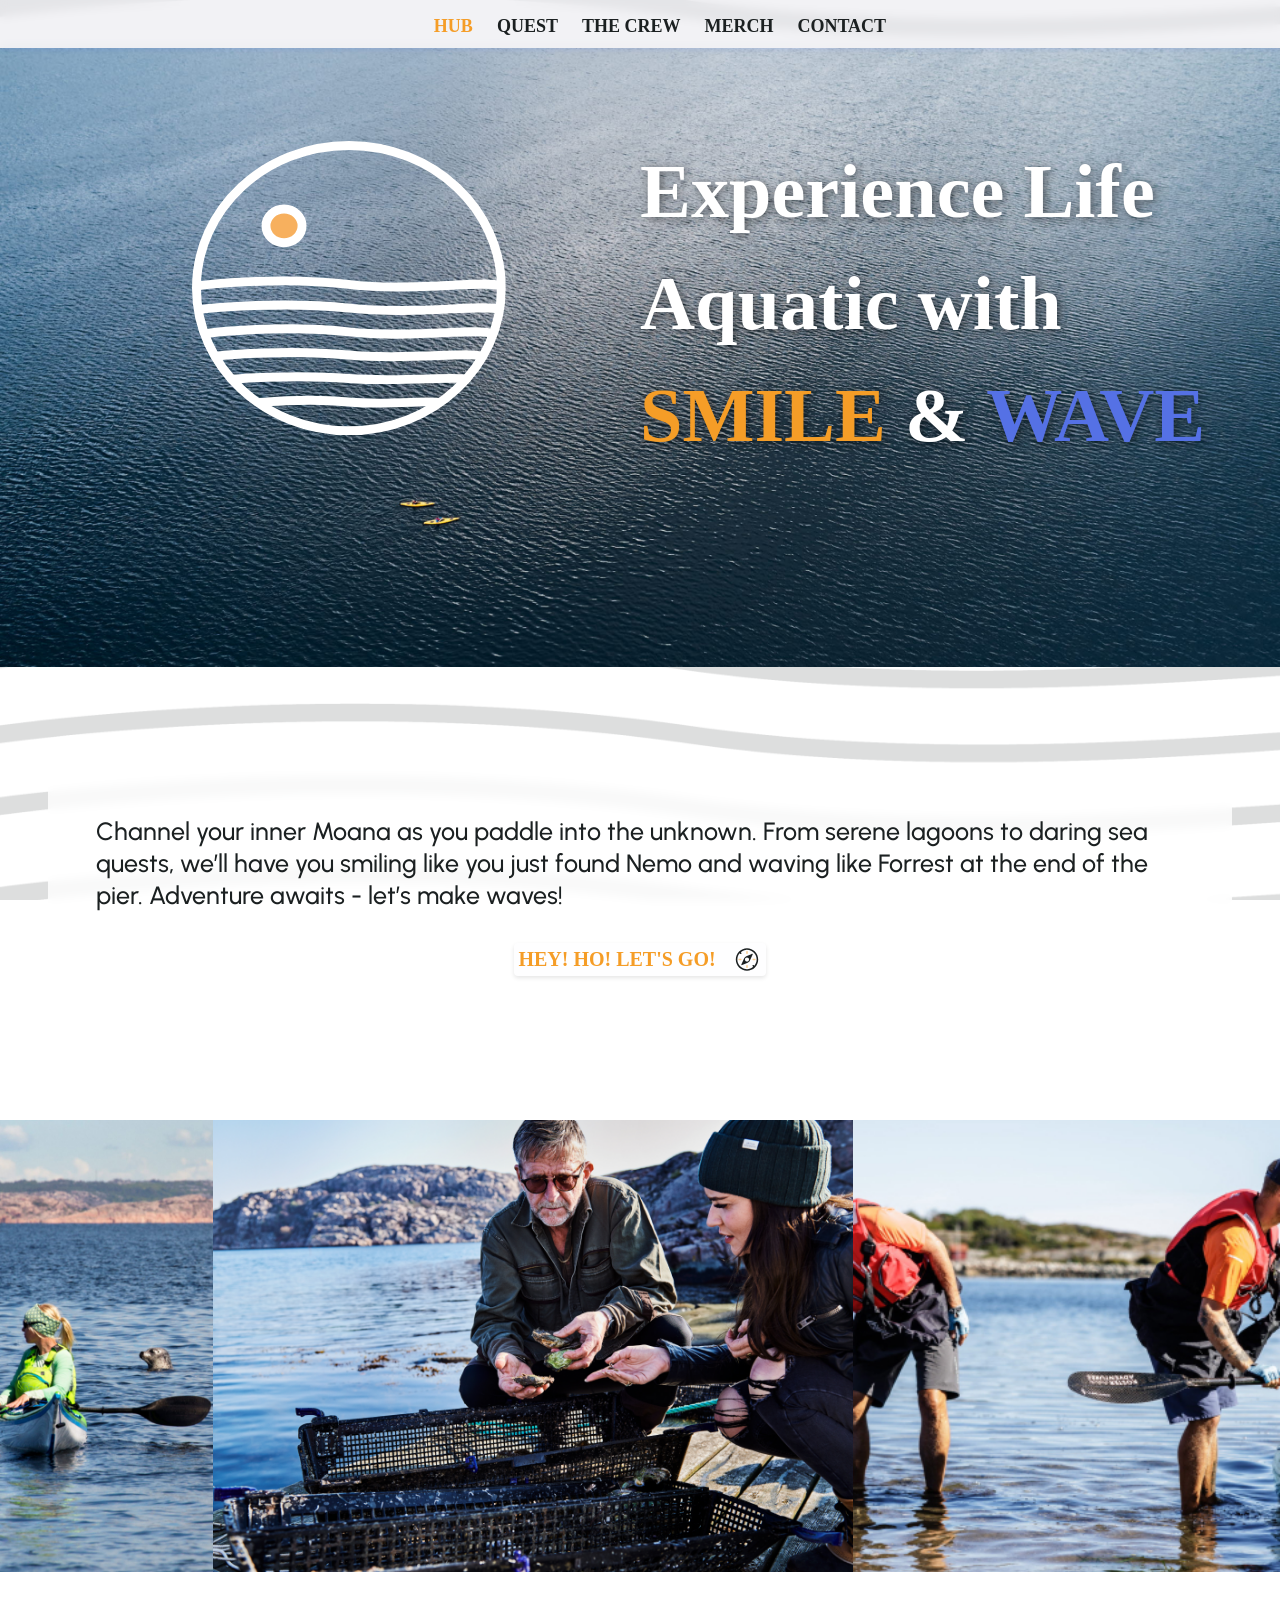
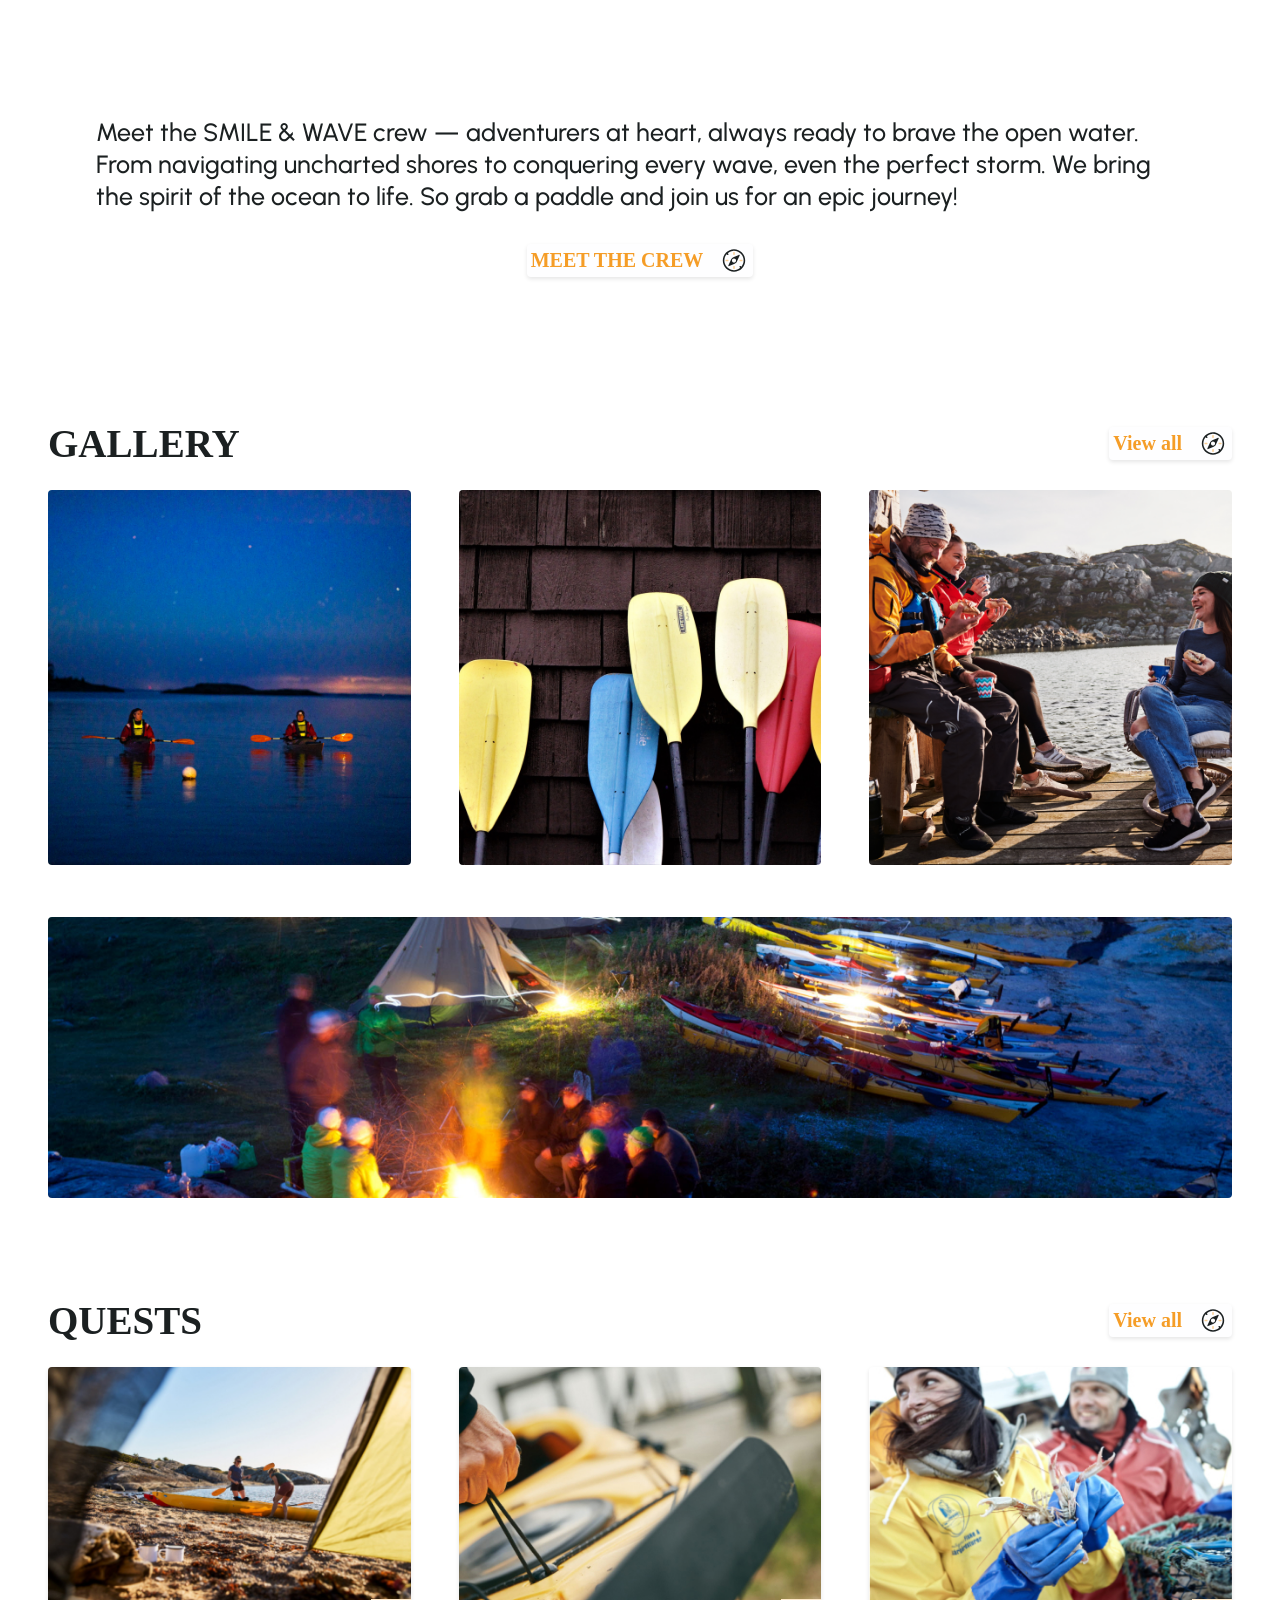
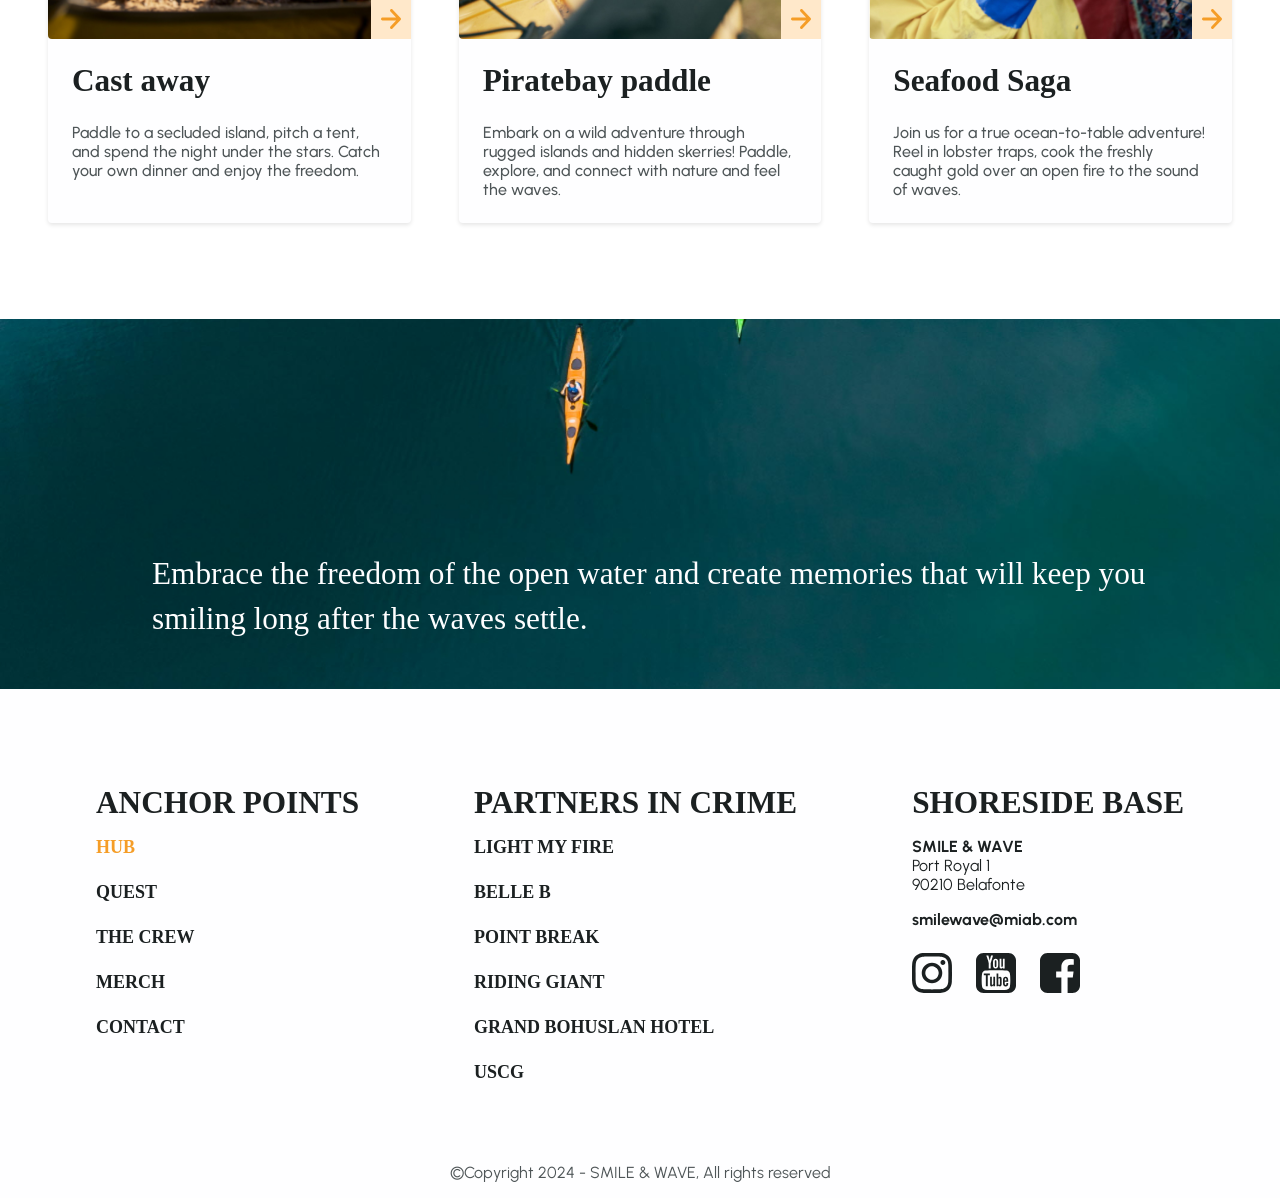
<file: index.html>
<!DOCTYPE html>
<html lang="en">
  <head>
    <meta charset="UTF-8" />
    <meta name="viewport" content="width=device-width, initial-scale=1.0" />
    <title>SMILE & WAVE</title>
    <!-- Style -->
    <link rel="stylesheet" href="style.css" />
    <!-- Script -->
    <script src="javascript/menu.js" defer></script>
    <script src="javascript/headerScroll.js" defer></script>

    <link rel="preconnect" href="https://fonts.googleapis.com" />
    <link rel="preconnect" href="https://fonts.gstatic.com" crossorigin />
    <link
      href="https://fonts.googleapis.com/css2?family=Playfair+Display:ital,wght@0,400..900;1,400..900&family=Playfair:ital,opsz,wght@0,5..1200,300..900;1,5..1200,300..900&family=Urbanist:ital,wght@0,100..900;1,100..900&display=swap"
      rel="stylesheet"
    />
    <link
      href="https://fonts.cdnfonts.com/css/neutraface-text"
      rel="stylesheet"
    />
    <meta
      name="description"
      content="Smile & Wave offers playful ocean adventures, sea quests and coastal escapes inspired by life on the water."
    />
  </head>

  <body>
    <div class="container">
      <!-- Site header -->
      <header class="site-header">
        <div class="site-header__inner">
          <!-- Menu -->
          <nav class="menu">
            <ul class="menu__list">
              <li class="menu__item">
                <a href="index.html" class="menu__link menu--current">HUB</a>
              </li>
              <li class="menu__item">
                <a href="quest.html" class="menu__link">QUEST</a>
              </li>
              <li class="menu__item">
                <a href="crew.html" class="menu__link">THE CREW</a>
              </li>
              <li class="menu__item">
                <a href="merch.html" class="menu__link">MERCH</a>
              </li>
              <li class="menu__item">
                <a href="contact.html" class="menu__link">CONTACT</a>
              </li>
            </ul>
          </nav>

          <!-- Responsive menu -->
          <nav class="responsive-menu">
            <ul class="responsive-menu__list">
              <li class="responsive-menu__item">
                <a href="index.html" class="responsive-menu__link menu--current"
                  >HUB</a
                >
              </li>
              <li class="responsive-menu__item">
                <a href="quest.html" class="responsive-menu__link">QUEST</a>
              </li>
              <li class="responsive-menu__item">
                <a href="crew.html" class="responsive-menu__link">THE CREW</a>
              </li>
              <li class="responsive-menu__item">
                <a href="merch.html" class="responsive-menu__link">MERCH</a>
              </li>
              <li class="responsive-menu__item">
                <a href="contact.html" class="responsive-menu__link">CONTACT</a>
              </li>
            </ul>
          </nav>

          <!-- Menu Button -->
          <button id="menu-button" class="menu-button">
            <svg
              width="24"
              height="24"
              viewBox="0 0 24 24"
              fill="none"
              xmlns="http://www.w3.org/2000/svg"
            >
              <path
                d="M4 18H20C20.55 18 21 17.55 21 17C21 16.45 20.55 16 20 16H4C3.45 16 3 16.45 3 17C3 17.55 3.45 18 4 18ZM4 13H20C20.55 13 21 12.55 21 12C21 11.45 20.55 11 20 11H4C3.45 11 3 11.45 3 12C3 12.55 3.45 13 4 13ZM3 7C3 7.55 3.45 8 4 8H20C20.55 8 21 7.55 21 7C21 6.45 20.55 6 20 6H4C3.45 6 3 6.45 3 7Z"
                fill="#F59D27"
              />
            </svg>
          </button>
        </div>
      </header>

      <!-- MY HERO -->
      <section class="hero">
        <div class="hero__inner">
          <figure class="hero__logo">
            <svg
              width="314"
              height="295"
              viewBox="0 0 314 295"
              fill="none"
              xmlns="http://www.w3.org/2000/svg"
            >
              <g clip-path="url(#clip0_200_924)">
                <path
                  d="M156.91 289.78C241.106 289.78 309.36 225.909 309.36 147.12C309.36 68.3311 241.106 4.46002 156.91 4.46002C72.7141 4.46002 4.45996 68.3311 4.45996 147.12C4.45996 225.909 72.7141 289.78 156.91 289.78Z"
                  stroke="white"
                  stroke-width="8.92"
                  stroke-miterlimit="10"
                />
                <path
                  d="M92.02 101.73C101.978 101.73 110.05 94.1636 110.05 84.83C110.05 75.4964 101.978 67.93 92.02 67.93C82.0623 67.93 73.99 75.4964 73.99 84.83C73.99 94.1636 82.0623 101.73 92.02 101.73Z"
                  fill="#F7B05E"
                  stroke="white"
                  stroke-width="8.92"
                  stroke-miterlimit="10"
                />
                <path
                  d="M4.5 145.02C4.5 145.02 81.84 134.6 156.32 143.42C221.85 151.2 294.31 138.42 308.14 145.02"
                  stroke="white"
                  stroke-width="8.92"
                  stroke-miterlimit="10"
                />
                <path
                  d="M6.90002 168.6C6.90002 168.6 83.57 159.23 157.42 167.17C222.4 174.15 294.19 162.67 307.94 168.6"
                  stroke="white"
                  stroke-width="8.92"
                  stroke-miterlimit="10"
                />
                <path
                  d="M14.6801 192.35C14.6801 192.35 87.1 183.1 156.92 190.92C218.33 197.81 286.17 186.51 299.16 192.35"
                  stroke="white"
                  stroke-width="8.92"
                  stroke-miterlimit="10"
                />
                <path
                  d="M24.13 215.13C24.13 215.13 91.42 207.77 156.28 214C213.32 219.51 276.37 210.47 288.43 215.13"
                  stroke="white"
                  stroke-width="8.92"
                  stroke-miterlimit="10"
                />
                <path
                  d="M38.8 238.29C38.8 238.29 98.8601 233.12 156.74 237.49C207.64 241.31 263.92 235.01 274.68 238.29"
                  stroke="white"
                  stroke-width="8.92"
                  stroke-miterlimit="10"
                />
                <path
                  d="M66.04 261.74C66.04 261.74 112.32 256.57 156.91 260.94C196.13 264.76 239.5 258.46 247.78 261.74"
                  stroke="white"
                  stroke-width="8.92"
                  stroke-miterlimit="10"
                />
              </g>
              <defs>
                <clipPath id="clip0_200_924">
                  <rect width="313.83" height="294.24" fill="white" />
                </clipPath>
              </defs>
            </svg>
          </figure>
          <h1 class="hero__title">
            Experience Life <br />Aquatic with <br /><span class="orange"
              >SMILE</span
            >
            & <span class="blue">WAVE</span>
          </h1>
        </div>

        <div class="hero-image">
          <img src="assets/images/hero-3.jpg" alt="" />
        </div>
      </section>

      <!-- INGRESS -->
      <section class="site-ingress">
        <div class="site-ingress__inner">
          <p class="ingress">
            Channel your inner Moana as you paddle into the unknown. From serene
            lagoons to daring sea quests, we’ll have you smiling like you just
            found Nemo and waving like Forrest at the end of the pier. Adventure
            awaits - let’s make waves!
          </p>
          <!-- CTA -->
          <div class="ingress-cta">
            <a href="" class="button ingress-button">
              HEY! HO! LET'S GO!
              <svg
                width="32"
                height="32"
                viewBox="0 0 32 32"
                fill="none"
                xmlns="http://www.w3.org/2000/svg"
              >
                <path
                  opacity="0.5"
                  d="M16 5C15.7348 5 15.4804 5.10536 15.2929 5.29289C15.1054 5.48043 15 5.73478 15 6V8C15 8.26522 15.1054 8.51957 15.2929 8.70711C15.4804 8.89464 15.7348 9 16 9C16.2652 9 16.5196 8.89464 16.7071 8.70711C16.8946 8.51957 17 8.26522 17 8V6C17 5.73478 16.8946 5.48043 16.7071 5.29289C16.5196 5.10536 16.2652 5 16 5ZM5 16C5 15.7348 5.10536 15.4804 5.29289 15.2929C5.48043 15.1054 5.73478 15 6 15H8C8.26522 15 8.51957 15.1054 8.70711 15.2929C8.89464 15.4804 9 15.7348 9 16C9 16.2652 8.89464 16.5196 8.70711 16.7071C8.51957 16.8946 8.26522 17 8 17H6C5.73478 17 5.48043 16.8946 5.29289 16.7071C5.10536 16.5196 5 16.2652 5 16ZM23 16C23 15.7348 23.1054 15.4804 23.2929 15.2929C23.4804 15.1054 23.7348 15 24 15H26C26.2652 15 26.5196 15.1054 26.7071 15.2929C26.8946 15.4804 27 15.7348 27 16C27 16.2652 26.8946 16.5196 26.7071 16.7071C26.5196 16.8946 26.2652 17 26 17H24C23.7348 17 23.4804 16.8946 23.2929 16.7071C23.1054 16.5196 23 16.2652 23 16ZM16 23C16.2652 23 16.5196 23.1054 16.7071 23.2929C16.8946 23.4804 17 23.7348 17 24V26C17 26.2652 16.8946 26.5196 16.7071 26.7071C16.5196 26.8946 16.2652 27 16 27C15.7348 27 15.4804 26.8946 15.2929 26.7071C15.1054 26.5196 15 26.2652 15 26V24C15 23.7348 15.1054 23.4804 15.2929 23.2929C15.4804 23.1054 15.7348 23 16 23Z"
                  fill="#F59D27"
                />
                <path
                  d="M6.6 8.01467L7.29333 8.708C7.48202 8.89007 7.73467 8.99075 7.99687 8.98835C8.25906 8.98594 8.50983 8.88066 8.69515 8.69516C8.88047 8.50966 8.98552 8.2588 8.98767 7.9966C8.98983 7.7344 8.88891 7.48185 8.70666 7.29333L8.01466 6.6C9.80879 5.07576 12.0017 4.09684 14.3343 3.7789C16.6669 3.46095 19.0418 3.81725 21.1784 4.80571C23.3151 5.79418 25.1241 7.3735 26.392 9.35713C27.6598 11.3408 28.3335 13.6458 28.3333 16C28.3394 18.9265 27.299 21.7587 25.4 23.9853L24.7067 23.292C24.6144 23.1965 24.504 23.1204 24.382 23.0681C24.2599 23.0157 24.1287 22.9882 23.9959 22.9871C23.8631 22.986 23.7315 23.0114 23.6086 23.0617C23.4857 23.112 23.3741 23.1863 23.2803 23.2803C23.1864 23.3742 23.1122 23.4859 23.062 23.6088C23.0118 23.7317 22.9865 23.8634 22.9878 23.9962C22.989 24.129 23.0166 24.2602 23.0691 24.3822C23.1215 24.5042 23.1978 24.6145 23.2933 24.7067L23.9853 25.4C21.7587 27.299 18.9265 28.3394 16 28.3333C13.6458 28.3335 11.3408 27.6598 9.35713 26.392C7.3735 25.1241 5.79417 23.3151 4.80571 21.1784C3.81725 19.0418 3.46095 16.6669 3.77889 14.3343C4.09684 12.0017 5.07575 9.80879 6.6 8.01467ZM5.86666 5.86533C4.53364 7.19477 3.47639 8.77446 2.75563 10.5137C2.03487 12.2529 1.6648 14.1174 1.66666 16C1.66666 23.916 8.084 30.3333 16 30.3333C17.8821 30.3355 19.7462 29.966 21.4851 29.246C23.2241 28.5259 24.8037 27.4695 26.1333 26.1373L26.1347 26.1347M26.1347 26.1347C27.4672 24.805 28.5253 23.2252 29.2456 21.486C29.9659 19.7468 30.3355 17.8825 30.3333 16C30.3333 8.084 23.916 1.66666 16 1.66666C14.1174 1.66462 12.253 2.03449 10.5138 2.75502C8.77462 3.47555 7.19622 4.53255 5.86666 5.86533"
                  fill="#1B2021"
                />
                <path
                  d="M10.5893 22.8227L16.0867 20.324C17.1653 19.8347 17.704 19.5893 18.1667 19.244C18.5747 18.9373 18.9387 18.5747 19.244 18.1653C19.5893 17.704 19.8347 17.1653 20.324 16.0867L22.8227 10.5893C23.1867 9.78933 23.3693 9.388 23.2947 9.14533C23.2626 9.04174 23.2058 8.94752 23.1291 8.87085C23.0525 8.79417 22.9583 8.73736 22.8547 8.70533C22.612 8.63066 22.212 8.812 21.4107 9.17733L15.9133 11.676C14.8347 12.1653 14.296 12.4107 13.8333 12.756C13.4253 13.0627 13.0613 13.4253 12.756 13.8347C12.4107 14.296 12.1653 14.8347 11.676 15.9133L9.17733 21.4107C8.81333 22.2107 8.63066 22.612 8.70533 22.8547C8.73736 22.9583 8.79417 23.0525 8.87085 23.1291C8.94752 23.2058 9.04174 23.2626 9.14533 23.2947C9.388 23.3693 9.788 23.188 10.5893 22.8227ZM16 18.6667C15.2928 18.6667 14.6145 18.3857 14.1144 17.8856C13.6143 17.3855 13.3333 16.7072 13.3333 16C13.3333 15.2928 13.6143 14.6145 14.1144 14.1144C14.6145 13.6143 15.2928 13.3333 16 13.3333C16.7072 13.3333 17.3855 13.6143 17.8856 14.1144C18.3857 14.6145 18.6667 15.2928 18.6667 16C18.6667 16.7072 18.3857 17.3855 17.8856 17.8856C17.3855 18.3857 16.7072 18.6667 16 18.6667Z"
                  fill="#1B2021"
                />
              </svg>
            </a>
          </div>
        </div>
      </section>

      <!-- INSPO BANNER 1-->
      <section class="inspo-banner">
        <div class="inspo-banner__inner">
          <figure class="inspo-image">
            <img src="assets/images/inspo-1.jpg" alt="" />
          </figure>
          <figure class="inspo-image">
            <img src="assets/images/Inspo-2.jpg" alt="" />
          </figure>
          <figure class="inspo-image">
            <img src="assets/images/inspo-3.jpg" alt="" />
          </figure>
        </div>
      </section>

      <!-- CREW SECTION -->
      <section class="crew">
        <div class="crew__inner">
          <p class="crew-post">
            Meet the SMILE & WAVE crew — adventurers at heart, always ready to
            brave the open water. From navigating uncharted shores to conquering
            every wave, even the perfect storm. We bring the spirit of the ocean
            to life. So grab a paddle and join us for an epic journey!
          </p>
          <!-- CTA MEET THE CREW -->
          <div class="crew-cta">
            <a href="" class="button crew-button">
              MEET THE CREW
              <svg
                width="32"
                height="32"
                viewBox="0 0 32 32"
                fill="none"
                xmlns="http://www.w3.org/2000/svg"
              >
                <path
                  opacity="0.5"
                  d="M16 5C15.7348 5 15.4804 5.10536 15.2929 5.29289C15.1054 5.48043 15 5.73478 15 6V8C15 8.26522 15.1054 8.51957 15.2929 8.70711C15.4804 8.89464 15.7348 9 16 9C16.2652 9 16.5196 8.89464 16.7071 8.70711C16.8946 8.51957 17 8.26522 17 8V6C17 5.73478 16.8946 5.48043 16.7071 5.29289C16.5196 5.10536 16.2652 5 16 5ZM5 16C5 15.7348 5.10536 15.4804 5.29289 15.2929C5.48043 15.1054 5.73478 15 6 15H8C8.26522 15 8.51957 15.1054 8.70711 15.2929C8.89464 15.4804 9 15.7348 9 16C9 16.2652 8.89464 16.5196 8.70711 16.7071C8.51957 16.8946 8.26522 17 8 17H6C5.73478 17 5.48043 16.8946 5.29289 16.7071C5.10536 16.5196 5 16.2652 5 16ZM23 16C23 15.7348 23.1054 15.4804 23.2929 15.2929C23.4804 15.1054 23.7348 15 24 15H26C26.2652 15 26.5196 15.1054 26.7071 15.2929C26.8946 15.4804 27 15.7348 27 16C27 16.2652 26.8946 16.5196 26.7071 16.7071C26.5196 16.8946 26.2652 17 26 17H24C23.7348 17 23.4804 16.8946 23.2929 16.7071C23.1054 16.5196 23 16.2652 23 16ZM16 23C16.2652 23 16.5196 23.1054 16.7071 23.2929C16.8946 23.4804 17 23.7348 17 24V26C17 26.2652 16.8946 26.5196 16.7071 26.7071C16.5196 26.8946 16.2652 27 16 27C15.7348 27 15.4804 26.8946 15.2929 26.7071C15.1054 26.5196 15 26.2652 15 26V24C15 23.7348 15.1054 23.4804 15.2929 23.2929C15.4804 23.1054 15.7348 23 16 23Z"
                  fill="#F59D27"
                />
                <path
                  d="M6.6 8.01467L7.29333 8.708C7.48202 8.89007 7.73467 8.99075 7.99687 8.98835C8.25906 8.98594 8.50983 8.88066 8.69515 8.69516C8.88047 8.50966 8.98552 8.2588 8.98767 7.9966C8.98983 7.7344 8.88891 7.48185 8.70666 7.29333L8.01466 6.6C9.80879 5.07576 12.0017 4.09684 14.3343 3.7789C16.6669 3.46095 19.0418 3.81725 21.1784 4.80571C23.3151 5.79418 25.1241 7.3735 26.392 9.35713C27.6598 11.3408 28.3335 13.6458 28.3333 16C28.3394 18.9265 27.299 21.7587 25.4 23.9853L24.7067 23.292C24.6144 23.1965 24.504 23.1204 24.382 23.0681C24.2599 23.0157 24.1287 22.9882 23.9959 22.9871C23.8631 22.986 23.7315 23.0114 23.6086 23.0617C23.4857 23.112 23.3741 23.1863 23.2803 23.2803C23.1864 23.3742 23.1122 23.4859 23.062 23.6088C23.0118 23.7317 22.9865 23.8634 22.9878 23.9962C22.989 24.129 23.0166 24.2602 23.0691 24.3822C23.1215 24.5042 23.1978 24.6145 23.2933 24.7067L23.9853 25.4C21.7587 27.299 18.9265 28.3394 16 28.3333C13.6458 28.3335 11.3408 27.6598 9.35713 26.392C7.3735 25.1241 5.79417 23.3151 4.80571 21.1784C3.81725 19.0418 3.46095 16.6669 3.77889 14.3343C4.09684 12.0017 5.07575 9.80879 6.6 8.01467ZM5.86666 5.86533C4.53364 7.19477 3.47639 8.77446 2.75563 10.5137C2.03487 12.2529 1.6648 14.1174 1.66666 16C1.66666 23.916 8.084 30.3333 16 30.3333C17.8821 30.3355 19.7462 29.966 21.4851 29.246C23.2241 28.5259 24.8037 27.4695 26.1333 26.1373L26.1347 26.1347M26.1347 26.1347C27.4672 24.805 28.5253 23.2252 29.2456 21.486C29.9659 19.7468 30.3355 17.8825 30.3333 16C30.3333 8.084 23.916 1.66666 16 1.66666C14.1174 1.66462 12.253 2.03449 10.5138 2.75502C8.77462 3.47555 7.19622 4.53255 5.86666 5.86533"
                  fill="#1B2021"
                />
                <path
                  d="M10.5893 22.8227L16.0867 20.324C17.1653 19.8347 17.704 19.5893 18.1667 19.244C18.5747 18.9373 18.9387 18.5747 19.244 18.1653C19.5893 17.704 19.8347 17.1653 20.324 16.0867L22.8227 10.5893C23.1867 9.78933 23.3693 9.388 23.2947 9.14533C23.2626 9.04174 23.2058 8.94752 23.1291 8.87085C23.0525 8.79417 22.9583 8.73736 22.8547 8.70533C22.612 8.63066 22.212 8.812 21.4107 9.17733L15.9133 11.676C14.8347 12.1653 14.296 12.4107 13.8333 12.756C13.4253 13.0627 13.0613 13.4253 12.756 13.8347C12.4107 14.296 12.1653 14.8347 11.676 15.9133L9.17733 21.4107C8.81333 22.2107 8.63066 22.612 8.70533 22.8547C8.73736 22.9583 8.79417 23.0525 8.87085 23.1291C8.94752 23.2058 9.04174 23.2626 9.14533 23.2947C9.388 23.3693 9.788 23.188 10.5893 22.8227ZM16 18.6667C15.2928 18.6667 14.6145 18.3857 14.1144 17.8856C13.6143 17.3855 13.3333 16.7072 13.3333 16C13.3333 15.2928 13.6143 14.6145 14.1144 14.1144C14.6145 13.6143 15.2928 13.3333 16 13.3333C16.7072 13.3333 17.3855 13.6143 17.8856 14.1144C18.3857 14.6145 18.6667 15.2928 18.6667 16C18.6667 16.7072 18.3857 17.3855 17.8856 17.8856C17.3855 18.3857 16.7072 18.6667 16 18.6667Z"
                  fill="#1B2021"
                />
              </svg>
            </a>
          </div>
        </div>
      </section>

      <!-- GALLERY  -->
      <section class="gallery">
        <div class="gallery__inner">
          <header class="gallery_header">
            <h2 class="section__title">GALLERY</h2>
            <a href="" class="button gallery__button">
              View all
              <svg
                width="32"
                height="32"
                viewBox="0 0 32 32"
                fill="none"
                xmlns="http://www.w3.org/2000/svg"
              >
                <path
                  opacity="0.5"
                  d="M16 5C15.7348 5 15.4804 5.10536 15.2929 5.29289C15.1054 5.48043 15 5.73478 15 6V8C15 8.26522 15.1054 8.51957 15.2929 8.70711C15.4804 8.89464 15.7348 9 16 9C16.2652 9 16.5196 8.89464 16.7071 8.70711C16.8946 8.51957 17 8.26522 17 8V6C17 5.73478 16.8946 5.48043 16.7071 5.29289C16.5196 5.10536 16.2652 5 16 5ZM5 16C5 15.7348 5.10536 15.4804 5.29289 15.2929C5.48043 15.1054 5.73478 15 6 15H8C8.26522 15 8.51957 15.1054 8.70711 15.2929C8.89464 15.4804 9 15.7348 9 16C9 16.2652 8.89464 16.5196 8.70711 16.7071C8.51957 16.8946 8.26522 17 8 17H6C5.73478 17 5.48043 16.8946 5.29289 16.7071C5.10536 16.5196 5 16.2652 5 16ZM23 16C23 15.7348 23.1054 15.4804 23.2929 15.2929C23.4804 15.1054 23.7348 15 24 15H26C26.2652 15 26.5196 15.1054 26.7071 15.2929C26.8946 15.4804 27 15.7348 27 16C27 16.2652 26.8946 16.5196 26.7071 16.7071C26.5196 16.8946 26.2652 17 26 17H24C23.7348 17 23.4804 16.8946 23.2929 16.7071C23.1054 16.5196 23 16.2652 23 16ZM16 23C16.2652 23 16.5196 23.1054 16.7071 23.2929C16.8946 23.4804 17 23.7348 17 24V26C17 26.2652 16.8946 26.5196 16.7071 26.7071C16.5196 26.8946 16.2652 27 16 27C15.7348 27 15.4804 26.8946 15.2929 26.7071C15.1054 26.5196 15 26.2652 15 26V24C15 23.7348 15.1054 23.4804 15.2929 23.2929C15.4804 23.1054 15.7348 23 16 23Z"
                  fill="#F59D27"
                />
                <path
                  d="M6.6 8.01467L7.29333 8.708C7.48202 8.89007 7.73467 8.99075 7.99687 8.98835C8.25906 8.98594 8.50983 8.88066 8.69515 8.69516C8.88047 8.50966 8.98552 8.2588 8.98767 7.9966C8.98983 7.7344 8.88891 7.48185 8.70666 7.29333L8.01466 6.6C9.80879 5.07576 12.0017 4.09684 14.3343 3.7789C16.6669 3.46095 19.0418 3.81725 21.1784 4.80571C23.3151 5.79418 25.1241 7.3735 26.392 9.35713C27.6598 11.3408 28.3335 13.6458 28.3333 16C28.3394 18.9265 27.299 21.7587 25.4 23.9853L24.7067 23.292C24.6144 23.1965 24.504 23.1204 24.382 23.0681C24.2599 23.0157 24.1287 22.9882 23.9959 22.9871C23.8631 22.986 23.7315 23.0114 23.6086 23.0617C23.4857 23.112 23.3741 23.1863 23.2803 23.2803C23.1864 23.3742 23.1122 23.4859 23.062 23.6088C23.0118 23.7317 22.9865 23.8634 22.9878 23.9962C22.989 24.129 23.0166 24.2602 23.0691 24.3822C23.1215 24.5042 23.1978 24.6145 23.2933 24.7067L23.9853 25.4C21.7587 27.299 18.9265 28.3394 16 28.3333C13.6458 28.3335 11.3408 27.6598 9.35713 26.392C7.3735 25.1241 5.79417 23.3151 4.80571 21.1784C3.81725 19.0418 3.46095 16.6669 3.77889 14.3343C4.09684 12.0017 5.07575 9.80879 6.6 8.01467ZM5.86666 5.86533C4.53364 7.19477 3.47639 8.77446 2.75563 10.5137C2.03487 12.2529 1.6648 14.1174 1.66666 16C1.66666 23.916 8.084 30.3333 16 30.3333C17.8821 30.3355 19.7462 29.966 21.4851 29.246C23.2241 28.5259 24.8037 27.4695 26.1333 26.1373L26.1347 26.1347M26.1347 26.1347C27.4672 24.805 28.5253 23.2252 29.2456 21.486C29.9659 19.7468 30.3355 17.8825 30.3333 16C30.3333 8.084 23.916 1.66666 16 1.66666C14.1174 1.66462 12.253 2.03449 10.5138 2.75502C8.77462 3.47555 7.19622 4.53255 5.86666 5.86533"
                  fill="#1B2021"
                />
                <path
                  d="M10.5893 22.8227L16.0867 20.324C17.1653 19.8347 17.704 19.5893 18.1667 19.244C18.5747 18.9373 18.9387 18.5747 19.244 18.1653C19.5893 17.704 19.8347 17.1653 20.324 16.0867L22.8227 10.5893C23.1867 9.78933 23.3693 9.388 23.2947 9.14533C23.2626 9.04174 23.2058 8.94752 23.1291 8.87085C23.0525 8.79417 22.9583 8.73736 22.8547 8.70533C22.612 8.63066 22.212 8.812 21.4107 9.17733L15.9133 11.676C14.8347 12.1653 14.296 12.4107 13.8333 12.756C13.4253 13.0627 13.0613 13.4253 12.756 13.8347C12.4107 14.296 12.1653 14.8347 11.676 15.9133L9.17733 21.4107C8.81333 22.2107 8.63066 22.612 8.70533 22.8547C8.73736 22.9583 8.79417 23.0525 8.87085 23.1291C8.94752 23.2058 9.04174 23.2626 9.14533 23.2947C9.388 23.3693 9.788 23.188 10.5893 22.8227ZM16 18.6667C15.2928 18.6667 14.6145 18.3857 14.1144 17.8856C13.6143 17.3855 13.3333 16.7072 13.3333 16C13.3333 15.2928 13.6143 14.6145 14.1144 14.1144C14.6145 13.6143 15.2928 13.3333 16 13.3333C16.7072 13.3333 17.3855 13.6143 17.8856 14.1144C18.3857 14.6145 18.6667 15.2928 18.6667 16C18.6667 16.7072 18.3857 17.3855 17.8856 17.8856C17.3855 18.3857 16.7072 18.6667 16 18.6667Z"
                  fill="#1B2021"
                />
              </svg>
            </a>
          </header>

          <div class="gallery__content">
            <figure class="gallery__item">
              <img src="assets/images/image1-gallery.jpg" alt="" />
            </figure>
            <figure class="gallery__item">
              <img src="assets/images/image2-gallery.jpg" alt="" />
            </figure>
            <figure class="gallery__item">
              <img src="assets/images/image3-gallery.jpg" alt="" />
            </figure>
            <figure class="gallery__item">
              <img src="assets/images/image4-gallery.jpg" alt="" />
            </figure>
          </div>
        </div>
      </section>

      <!-- QUESTS -->
      <section class="quest">
        <header class="quest__header">
          <h2 class="section__title">QUESTS</h2>
          <a href="" class="quest__button button">
            View all
            <svg
              width="32"
              height="32"
              viewBox="0 0 32 32"
              fill="none"
              xmlns="http://www.w3.org/2000/svg"
            >
              <path
                opacity="0.5"
                d="M16 5C15.7348 5 15.4804 5.10536 15.2929 5.29289C15.1054 5.48043 15 5.73478 15 6V8C15 8.26522 15.1054 8.51957 15.2929 8.70711C15.4804 8.89464 15.7348 9 16 9C16.2652 9 16.5196 8.89464 16.7071 8.70711C16.8946 8.51957 17 8.26522 17 8V6C17 5.73478 16.8946 5.48043 16.7071 5.29289C16.5196 5.10536 16.2652 5 16 5ZM5 16C5 15.7348 5.10536 15.4804 5.29289 15.2929C5.48043 15.1054 5.73478 15 6 15H8C8.26522 15 8.51957 15.1054 8.70711 15.2929C8.89464 15.4804 9 15.7348 9 16C9 16.2652 8.89464 16.5196 8.70711 16.7071C8.51957 16.8946 8.26522 17 8 17H6C5.73478 17 5.48043 16.8946 5.29289 16.7071C5.10536 16.5196 5 16.2652 5 16ZM23 16C23 15.7348 23.1054 15.4804 23.2929 15.2929C23.4804 15.1054 23.7348 15 24 15H26C26.2652 15 26.5196 15.1054 26.7071 15.2929C26.8946 15.4804 27 15.7348 27 16C27 16.2652 26.8946 16.5196 26.7071 16.7071C26.5196 16.8946 26.2652 17 26 17H24C23.7348 17 23.4804 16.8946 23.2929 16.7071C23.1054 16.5196 23 16.2652 23 16ZM16 23C16.2652 23 16.5196 23.1054 16.7071 23.2929C16.8946 23.4804 17 23.7348 17 24V26C17 26.2652 16.8946 26.5196 16.7071 26.7071C16.5196 26.8946 16.2652 27 16 27C15.7348 27 15.4804 26.8946 15.2929 26.7071C15.1054 26.5196 15 26.2652 15 26V24C15 23.7348 15.1054 23.4804 15.2929 23.2929C15.4804 23.1054 15.7348 23 16 23Z"
                fill="#F59D27"
              />
              <path
                d="M6.6 8.01467L7.29333 8.708C7.48202 8.89007 7.73467 8.99075 7.99687 8.98835C8.25906 8.98594 8.50983 8.88066 8.69515 8.69516C8.88047 8.50966 8.98552 8.2588 8.98767 7.9966C8.98983 7.7344 8.88891 7.48185 8.70666 7.29333L8.01466 6.6C9.80879 5.07576 12.0017 4.09684 14.3343 3.7789C16.6669 3.46095 19.0418 3.81725 21.1784 4.80571C23.3151 5.79418 25.1241 7.3735 26.392 9.35713C27.6598 11.3408 28.3335 13.6458 28.3333 16C28.3394 18.9265 27.299 21.7587 25.4 23.9853L24.7067 23.292C24.6144 23.1965 24.504 23.1204 24.382 23.0681C24.2599 23.0157 24.1287 22.9882 23.9959 22.9871C23.8631 22.986 23.7315 23.0114 23.6086 23.0617C23.4857 23.112 23.3741 23.1863 23.2803 23.2803C23.1864 23.3742 23.1122 23.4859 23.062 23.6088C23.0118 23.7317 22.9865 23.8634 22.9878 23.9962C22.989 24.129 23.0166 24.2602 23.0691 24.3822C23.1215 24.5042 23.1978 24.6145 23.2933 24.7067L23.9853 25.4C21.7587 27.299 18.9265 28.3394 16 28.3333C13.6458 28.3335 11.3408 27.6598 9.35713 26.392C7.3735 25.1241 5.79417 23.3151 4.80571 21.1784C3.81725 19.0418 3.46095 16.6669 3.77889 14.3343C4.09684 12.0017 5.07575 9.80879 6.6 8.01467ZM5.86666 5.86533C4.53364 7.19477 3.47639 8.77446 2.75563 10.5137C2.03487 12.2529 1.6648 14.1174 1.66666 16C1.66666 23.916 8.084 30.3333 16 30.3333C17.8821 30.3355 19.7462 29.966 21.4851 29.246C23.2241 28.5259 24.8037 27.4695 26.1333 26.1373L26.1347 26.1347M26.1347 26.1347C27.4672 24.805 28.5253 23.2252 29.2456 21.486C29.9659 19.7468 30.3355 17.8825 30.3333 16C30.3333 8.084 23.916 1.66666 16 1.66666C14.1174 1.66462 12.253 2.03449 10.5138 2.75502C8.77462 3.47555 7.19622 4.53255 5.86666 5.86533"
                fill="#1B2021"
              />
              <path
                d="M10.5893 22.8227L16.0867 20.324C17.1653 19.8347 17.704 19.5893 18.1667 19.244C18.5747 18.9373 18.9387 18.5747 19.244 18.1653C19.5893 17.704 19.8347 17.1653 20.324 16.0867L22.8227 10.5893C23.1867 9.78933 23.3693 9.388 23.2947 9.14533C23.2626 9.04174 23.2058 8.94752 23.1291 8.87085C23.0525 8.79417 22.9583 8.73736 22.8547 8.70533C22.612 8.63066 22.212 8.812 21.4107 9.17733L15.9133 11.676C14.8347 12.1653 14.296 12.4107 13.8333 12.756C13.4253 13.0627 13.0613 13.4253 12.756 13.8347C12.4107 14.296 12.1653 14.8347 11.676 15.9133L9.17733 21.4107C8.81333 22.2107 8.63066 22.612 8.70533 22.8547C8.73736 22.9583 8.79417 23.0525 8.87085 23.1291C8.94752 23.2058 9.04174 23.2626 9.14533 23.2947C9.388 23.3693 9.788 23.188 10.5893 22.8227ZM16 18.6667C15.2928 18.6667 14.6145 18.3857 14.1144 17.8856C13.6143 17.3855 13.3333 16.7072 13.3333 16C13.3333 15.2928 13.6143 14.6145 14.1144 14.1144C14.6145 13.6143 15.2928 13.3333 16 13.3333C16.7072 13.3333 17.3855 13.6143 17.8856 14.1144C18.3857 14.6145 18.6667 15.2928 18.6667 16C18.6667 16.7072 18.3857 17.3855 17.8856 17.8856C17.3855 18.3857 16.7072 18.6667 16 18.6667Z"
                fill="#1B2021"
              />
            </svg>
          </a>
        </header>

        <div class="quest__inner">
          <!-- Card 1 -->
          <div class="quest__card">
            <figure class="quest__image">
              <img src="assets/images/image10-quest.jpg" alt="" />
              <a href="" class="quest__link">
                <svg
                  width="24"
                  height="24"
                  viewBox="0 0 24 24"
                  fill="none"
                  xmlns="http://www.w3.org/2000/svg"
                >
                  <path
                    d="M18.1461 10.2007L11.3752 3.0935C11.2114 2.92752 11.0809 2.72898 10.991 2.50946C10.9012 2.28994 10.8539 2.05383 10.8519 1.81493C10.8499 1.57602 10.8933 1.33909 10.9795 1.11796C11.0657 0.896835 11.193 0.695939 11.3539 0.526999C11.5149 0.358059 11.7062 0.224455 11.9169 0.133985C12.1276 0.0435145 12.3533 -0.00200882 12.5809 6.7234e-05C12.8085 0.00214329 13.0334 0.051779 13.2426 0.146078C13.4517 0.240377 13.6409 0.37745 13.799 0.549301L23.496 10.7279C23.6557 10.8946 23.7825 11.0928 23.869 11.3111C23.9555 11.5294 24 11.7636 24 12C24 12.2364 23.9555 12.4706 23.869 12.6889C23.7825 12.9072 23.6557 13.1054 23.496 13.2721L13.799 23.4507C13.6409 23.6225 13.4517 23.7596 13.2426 23.8539C13.0334 23.9482 12.8085 23.9979 12.5809 23.9999C12.3533 24.002 12.1276 23.9565 11.9169 23.866C11.7062 23.7755 11.5149 23.6419 11.3539 23.473C11.193 23.3041 11.0657 23.1032 10.9795 22.882C10.8933 22.6609 10.8499 22.424 10.8519 22.1851C10.8539 21.9462 10.9012 21.7101 10.991 21.4905C11.0809 21.271 11.2114 21.0725 11.3752 20.9065L18.1461 13.7993L1.71416 13.7993C1.25954 13.7993 0.823533 13.6097 0.502066 13.2723C0.180598 12.9349 0 12.4772 0 12C0 11.5228 0.180598 11.0651 0.502066 10.7277C0.823533 10.3903 1.25954 10.2007 1.71416 10.2007L18.1461 10.2007Z"
                    fill="#F59D27"
                  />
                </svg>
              </a>
            </figure>

            <h3 class="quest__title">Cast away</h3>
            <p class="quest__excerpt">
              Paddle to a secluded island, pitch a tent, and spend the night
              under the stars. Catch your own dinner and enjoy the freedom.
            </p>
          </div>

          <!-- Card 2 -->
          <div class="quest__card">
            <figure class="quest__image">
              <img src="assets/images/image11-quest.jpg" alt="" />
              <a href="" class="quest__link">
                <svg
                  width="24"
                  height="24"
                  viewBox="0 0 24 24"
                  fill="none"
                  xmlns="http://www.w3.org/2000/svg"
                >
                  <path
                    d="M18.1461 10.2007L11.3752 3.0935C11.2114 2.92752 11.0809 2.72898 10.991 2.50946C10.9012 2.28994 10.8539 2.05383 10.8519 1.81493C10.8499 1.57602 10.8933 1.33909 10.9795 1.11796C11.0657 0.896835 11.193 0.695939 11.3539 0.526999C11.5149 0.358059 11.7062 0.224455 11.9169 0.133985C12.1276 0.0435145 12.3533 -0.00200882 12.5809 6.7234e-05C12.8085 0.00214329 13.0334 0.051779 13.2426 0.146078C13.4517 0.240377 13.6409 0.37745 13.799 0.549301L23.496 10.7279C23.6557 10.8946 23.7825 11.0928 23.869 11.3111C23.9555 11.5294 24 11.7636 24 12C24 12.2364 23.9555 12.4706 23.869 12.6889C23.7825 12.9072 23.6557 13.1054 23.496 13.2721L13.799 23.4507C13.6409 23.6225 13.4517 23.7596 13.2426 23.8539C13.0334 23.9482 12.8085 23.9979 12.5809 23.9999C12.3533 24.002 12.1276 23.9565 11.9169 23.866C11.7062 23.7755 11.5149 23.6419 11.3539 23.473C11.193 23.3041 11.0657 23.1032 10.9795 22.882C10.8933 22.6609 10.8499 22.424 10.8519 22.1851C10.8539 21.9462 10.9012 21.7101 10.991 21.4905C11.0809 21.271 11.2114 21.0725 11.3752 20.9065L18.1461 13.7993L1.71416 13.7993C1.25954 13.7993 0.823533 13.6097 0.502066 13.2723C0.180598 12.9349 0 12.4772 0 12C0 11.5228 0.180598 11.0651 0.502066 10.7277C0.823533 10.3903 1.25954 10.2007 1.71416 10.2007L18.1461 10.2007Z"
                    fill="#F59D27"
                  />
                </svg>
              </a>
            </figure>

            <h3 class="quest__title">Piratebay paddle</h3>
            <p class="quest__excerpt">
              Embark on a wild adventure through rugged islands and hidden
              skerries! Paddle, explore, and connect with nature and feel the
              waves.
            </p>
          </div>

          <!-- Card 3 -->
          <div class="quest__card">
            <figure class="quest__image">
              <img src="assets/images/image12-quest.jpg" alt="" />
              <a href="" class="quest__link">
                <svg
                  width="24"
                  height="24"
                  viewBox="0 0 24 24"
                  fill="none"
                  xmlns="http://www.w3.org/2000/svg"
                >
                  <path
                    d="M18.1461 10.2007L11.3752 3.0935C11.2114 2.92752 11.0809 2.72898 10.991 2.50946C10.9012 2.28994 10.8539 2.05383 10.8519 1.81493C10.8499 1.57602 10.8933 1.33909 10.9795 1.11796C11.0657 0.896835 11.193 0.695939 11.3539 0.526999C11.5149 0.358059 11.7062 0.224455 11.9169 0.133985C12.1276 0.0435145 12.3533 -0.00200882 12.5809 6.7234e-05C12.8085 0.00214329 13.0334 0.051779 13.2426 0.146078C13.4517 0.240377 13.6409 0.37745 13.799 0.549301L23.496 10.7279C23.6557 10.8946 23.7825 11.0928 23.869 11.3111C23.9555 11.5294 24 11.7636 24 12C24 12.2364 23.9555 12.4706 23.869 12.6889C23.7825 12.9072 23.6557 13.1054 23.496 13.2721L13.799 23.4507C13.6409 23.6225 13.4517 23.7596 13.2426 23.8539C13.0334 23.9482 12.8085 23.9979 12.5809 23.9999C12.3533 24.002 12.1276 23.9565 11.9169 23.866C11.7062 23.7755 11.5149 23.6419 11.3539 23.473C11.193 23.3041 11.0657 23.1032 10.9795 22.882C10.8933 22.6609 10.8499 22.424 10.8519 22.1851C10.8539 21.9462 10.9012 21.7101 10.991 21.4905C11.0809 21.271 11.2114 21.0725 11.3752 20.9065L18.1461 13.7993L1.71416 13.7993C1.25954 13.7993 0.823533 13.6097 0.502066 13.2723C0.180598 12.9349 0 12.4772 0 12C0 11.5228 0.180598 11.0651 0.502066 10.7277C0.823533 10.3903 1.25954 10.2007 1.71416 10.2007L18.1461 10.2007Z"
                    fill="#F59D27"
                  />
                </svg>
              </a>
            </figure>

            <h3 class="quest__title">Seafood Saga</h3>
            <p class="quest__excerpt">
              Join us for a true ocean-to-table adventure! Reel in lobster
              traps, cook the freshly caught gold over an open fire to the sound
              of waves.
            </p>
          </div>
        </div>
      </section>

      <!-- INSPOBANNER 2 -->
      <section class="inspo__bottom">
        <div class="inspo-text__bottom">
          <p>
            Embrace the freedom of the open water and create memories that will
            keep you smiling long after the waves settle.
          </p>
        </div>
      </section>

      <!-- FOOTER -->
      <footer class="site-footer">
        <div class="site-footer__inner">
          <div class="site-footer__content">
            <!-- Anchor Points -->
            <div class="site-footer__anchor">
              <h3 class="site-footer__title">ANCHOR POINTS</h3>
              <nav class="anchor-points__menu vertical__menu">
                <ul class="menu__list vertical__list">
                  <li class="menu__item">
                    <a href="" class="menu__link menu--current">HUB</a>
                  </li>
                  <li class="menu__item">
                    <a href="" class="menu__link">QUEST</a>
                  </li>
                  <li class="menu__item">
                    <a href="" class="menu__link">THE CREW</a>
                  </li>
                  <li class="menu__item">
                    <a href="" class="menu__link">MERCH</a>
                  </li>
                  <li class="menu__item">
                    <a href="" class="menu__link">CONTACT</a>
                  </li>
                </ul>
              </nav>
            </div>
            <!-- Partners in Crime -->
            <div class="site-footer__partners">
              <h3 class="site-footer__title">PARTNERS IN CRIME</h3>
              <nav class="partners__menu">
                <ul class="menu__list vertical__list">
                  <li class="menu__item">
                    <a href="" class="menu__link">LIGHT MY FIRE</a>
                  </li>
                  <li class="menu__item">
                    <a href="" class="menu__link">BELLE B</a>
                  </li>
                  <li class="menu__item">
                    <a href="" class="menu__link">POINT BREAK</a>
                  </li>
                  <li class="menu__item">
                    <a href="" class="menu__link">RIDING GIANT</a>
                  </li>
                  <li class="menu__item">
                    <a href="" class="menu__link">GRAND BOHUSLAN HOTEL</a>
                  </li>
                  <li class="menu__item">
                    <a href="" class="menu__link">USCG</a>
                  </li>
                </ul>
              </nav>
            </div>
            <!-- Contact / Shoreside base -->
            <div class="site-footer__contact">
              <h3 class="site-footer__title">SHORESIDE BASE</h3>

              <div class="site-footer__adress">
                <p>
                  <strong>SMILE & WAVE</strong><br />
                  Port Royal 1 <br />
                  90210 Belafonte
                </p>
              </div>

              <a href="mailto:smilewave@miab.com" class="site-footer__email"
                >smilewave@miab.com</a
              >
              <!-- Social -->
              <div class="social">
                <ul class="social__list">
                  <li class="social__item social__item--instagram">
                    <a href="" class="social__link">
                      <svg
                        width="40"
                        height="40"
                        viewBox="0 0 40 40"
                        fill="none"
                        xmlns="http://www.w3.org/2000/svg"
                      >
                        <path
                          fill-rule="evenodd"
                          clip-rule="evenodd"
                          d="M11.7545 0.12C13.8873 0.0218182 14.5673 0 20 0C25.4327 0 26.1127 0.0236363 28.2436 0.12C30.3745 0.216364 31.8291 0.556364 33.1018 1.04909C34.4345 1.55273 35.6436 2.34 36.6436 3.35818C37.6618 4.35636 38.4473 5.56364 38.9491 6.89818C39.4436 8.17091 39.7818 9.62545 39.88 11.7527C39.9782 13.8891 40 14.5691 40 20C40 25.4309 39.9764 26.1127 39.88 28.2455C39.7836 30.3727 39.4436 31.8273 38.9491 33.1C38.4471 34.4346 37.6603 35.6439 36.6436 36.6436C35.6436 37.6618 34.4345 38.4473 33.1018 38.9491C31.8291 39.4436 30.3745 39.7818 28.2473 39.88C26.1127 39.9782 25.4327 40 20 40C14.5673 40 13.8873 39.9764 11.7545 39.88C9.62727 39.7836 8.17273 39.4436 6.9 38.9491C5.56539 38.4471 4.35615 37.6603 3.35636 36.6436C2.33924 35.6446 1.5519 34.4359 1.04909 33.1018C0.556364 31.8291 0.218182 30.3745 0.12 28.2473C0.0218182 26.1109 0 25.4309 0 20C0 14.5691 0.0236363 13.8873 0.12 11.7564C0.216364 9.62545 0.556364 8.17091 1.04909 6.89818C1.55243 5.56389 2.3404 4.35526 3.35818 3.35636C4.35673 2.33946 5.56471 1.55213 6.89818 1.04909C8.17091 0.556364 9.62727 0.218182 11.7545 0.12ZM28.08 3.72C25.9709 3.62364 25.3382 3.60364 19.9982 3.60364C14.6582 3.60364 14.0255 3.62364 11.9164 3.72C9.96546 3.80909 8.90727 4.13455 8.20182 4.40909C7.26909 4.77273 6.60182 5.20364 5.90182 5.90364C5.23769 6.54871 4.72693 7.33472 4.40727 8.20364C4.13273 8.90909 3.80727 9.96727 3.71818 11.9182C3.62182 14.0273 3.60182 14.66 3.60182 20C3.60182 25.34 3.62182 25.9727 3.71818 28.0818C3.80727 30.0327 4.13273 31.0909 4.40727 31.7964C4.72727 32.6636 5.23818 33.4509 5.90182 34.0964C6.54727 34.76 7.33455 35.2709 8.20182 35.5909C8.90727 35.8655 9.96546 36.1909 11.9164 36.28C14.0255 36.3764 14.6564 36.3964 19.9982 36.3964C25.34 36.3964 25.9709 36.3764 28.08 36.28C30.0309 36.1909 31.0891 35.8655 31.7945 35.5909C32.7273 35.2273 33.3945 34.7964 34.0945 34.0964C34.7582 33.4509 35.2691 32.6636 35.5891 31.7964C35.8636 31.0909 36.1891 30.0327 36.2782 28.0818C36.3745 25.9727 36.3945 25.34 36.3945 20C36.3945 14.66 36.3745 14.0273 36.2782 11.9182C36.1891 9.96727 35.8636 8.90909 35.5891 8.20364C35.2255 7.27091 34.7945 6.60364 34.0945 5.90364C33.4495 5.23951 32.6635 4.72875 31.7945 4.40909C31.0891 4.13455 30.0309 3.80909 28.08 3.72ZM17.4436 26.1655C18.8703 26.7593 20.4589 26.8395 21.9381 26.3922C23.4172 25.945 24.6953 24.998 25.5538 23.7132C26.4124 22.4283 26.7983 20.8852 26.6455 19.3475C26.4928 17.8097 25.8109 16.3727 24.7164 15.2818C24.0186 14.5845 23.1749 14.0506 22.2461 13.7184C21.3172 13.3863 20.3262 13.2643 19.3445 13.3611C18.3628 13.4579 17.4148 13.7712 16.5687 14.2784C15.7226 14.7856 14.9995 15.4741 14.4515 16.2943C13.9034 17.1145 13.544 18.046 13.3991 19.0217C13.2543 19.9975 13.3275 20.9933 13.6137 21.9373C13.8999 22.8813 14.3918 23.7502 15.054 24.4813C15.7163 25.2124 16.5324 25.7876 17.4436 26.1655ZM12.7309 12.7309C13.6855 11.7763 14.8188 11.0191 16.066 10.5025C17.3132 9.98586 18.65 9.71995 20 9.71995C21.35 9.71995 22.6868 9.98585 23.934 10.5025C25.1812 11.0191 26.3145 11.7763 27.2691 12.7309C28.2237 13.6855 28.9809 14.8188 29.4975 16.066C30.0141 17.3132 30.28 18.65 30.28 20C30.28 21.35 30.0141 22.6868 29.4975 23.934C28.9809 25.1812 28.2237 26.3145 27.2691 27.2691C25.3412 29.197 22.7264 30.28 20 30.28C17.2736 30.28 14.6588 29.197 12.7309 27.2691C10.803 25.3412 9.71995 22.7264 9.71995 20C9.71995 17.2736 10.803 14.6588 12.7309 12.7309ZM32.56 11.2509C32.7966 11.0278 32.9859 10.7594 33.1169 10.4618C33.2479 10.1641 33.3178 9.84322 33.3226 9.51805C33.3273 9.19289 33.2668 8.87009 33.1445 8.56875C33.0223 8.2674 32.8408 7.99366 32.6108 7.76371C32.3809 7.53376 32.1071 7.35229 31.8058 7.23003C31.5045 7.10778 31.1817 7.04723 30.8565 7.05197C30.5313 7.05671 30.2104 7.12664 29.9128 7.25763C29.6151 7.38862 29.3468 7.57799 29.1236 7.81455C28.6897 8.2746 28.4521 8.88568 28.4613 9.51805C28.4705 10.1504 28.7258 10.7543 29.173 11.2015C29.6202 11.6487 30.2241 11.9041 30.8565 11.9133C31.4889 11.9225 32.0999 11.6849 32.56 11.2509Z"
                          fill="#1B2021"
                        />
                      </svg>
                    </a>
                  </li>
                  <li class="social__item social__item--youtube">
                    <a href="" class="social__link">
                      <svg
                        width="40"
                        height="40"
                        viewBox="0 0 40 40"
                        fill="none"
                        xmlns="http://www.w3.org/2000/svg"
                      >
                        <path
                          d="M23.9323 30.599V26.5104C23.9323 25.6424 23.6806 25.2083 23.1771 25.2083C22.8819 25.2083 22.5955 25.3472 22.3177 25.625V31.4583C22.5955 31.7361 22.8819 31.875 23.1771 31.875C23.6806 31.875 23.9323 31.4497 23.9323 30.599ZM28.724 27.4219H30.4427V26.5365C30.4427 25.651 30.1562 25.2083 29.5833 25.2083C29.0104 25.2083 28.724 25.651 28.724 26.5365V27.4219ZM13.8542 20.4948V22.3177H11.7708V33.3333H9.84375V22.3177H7.8125V20.4948H13.8542ZM19.0885 23.776V33.3333H17.3438V32.2917C16.6667 33.0729 16.0069 33.4635 15.3646 33.4635C14.7917 33.4635 14.4271 33.2205 14.2708 32.7344C14.1667 32.4392 14.1146 31.9705 14.1146 31.3281V23.776H15.8333V30.8073C15.8333 31.224 15.842 31.4497 15.8594 31.4844C15.8767 31.7448 16.0069 31.875 16.25 31.875C16.5972 31.875 16.9618 31.6059 17.3438 31.0677V23.776H19.0885ZM25.651 26.6667V30.4688C25.651 31.3715 25.5903 32.0052 25.4688 32.3698C25.2604 33.099 24.8003 33.4635 24.0885 33.4635C23.4809 33.4635 22.8906 33.1076 22.3177 32.3958V33.3333H20.5729V20.4948H22.3177V24.6875C22.8733 23.9931 23.4635 23.6458 24.0885 23.6458C24.8003 23.6458 25.2604 24.0104 25.4688 24.7396C25.5903 25.1042 25.651 25.7465 25.651 26.6667ZM32.1875 30.026V30.2604C32.1875 30.7639 32.1701 31.1372 32.1354 31.3802C32.0833 31.7622 31.9531 32.1094 31.7448 32.4219C31.276 33.1163 30.5816 33.4635 29.6615 33.4635C28.7587 33.4635 28.0556 33.1337 27.5521 32.474C27.1875 32.0052 27.0052 31.2587 27.0052 30.2344V26.875C27.0052 25.8507 27.1788 25.1042 27.526 24.6354C28.0295 23.9757 28.724 23.6458 29.6094 23.6458C30.4948 23.6458 31.1719 23.9757 31.6406 24.6354C32.0052 25.1389 32.1875 25.8854 32.1875 26.875V28.8542H28.724V30.5469C28.724 31.4323 29.0191 31.875 29.6094 31.875C30.026 31.875 30.2865 31.6493 30.3906 31.1979C30.3906 31.1806 30.395 31.1198 30.4036 31.0156C30.4123 30.9115 30.4167 30.7682 30.4167 30.5859V30.026H32.1875ZM20.4427 8.56771V12.6302C20.4427 13.5156 20.1649 13.9583 19.6094 13.9583C19.0538 13.9583 18.776 13.5156 18.776 12.6302V8.56771C18.776 7.66493 19.0538 7.21354 19.6094 7.21354C20.1649 7.21354 20.4427 7.66493 20.4427 8.56771ZM34.3229 27.1354C34.3229 24.0625 34.158 21.8056 33.8281 20.3646C33.6545 19.6007 33.2812 18.9627 32.7083 18.4505C32.1354 17.9384 31.4757 17.6389 30.7292 17.5521C28.3681 17.2917 24.7917 17.1615 20 17.1615C15.2257 17.1615 11.658 17.2917 9.29688 17.5521C8.53299 17.6389 7.86892 17.9384 7.30469 18.4505C6.74045 18.9627 6.37153 19.6007 6.19792 20.3646C5.85069 21.875 5.67708 24.1319 5.67708 27.1354C5.67708 30.191 5.85069 32.4479 6.19792 33.9062C6.37153 34.6528 6.74045 35.2865 7.30469 35.8073C7.86892 36.3281 8.52431 36.6319 9.27083 36.7188C11.6493 36.9792 15.2257 37.1094 20 37.1094C24.7743 37.1094 28.3507 36.9792 30.7292 36.7188C31.4757 36.6319 32.1311 36.3281 32.6953 35.8073C33.2595 35.2865 33.6285 34.6528 33.8021 33.9062C34.1493 32.4479 34.3229 30.191 34.3229 27.1354ZM14.6615 10.1823L17.0052 2.47396H15.0521L13.724 7.55208L12.3438 2.47396H10.3125C10.434 2.87326 10.6337 3.47222 10.9115 4.27083L11.5365 6.06771C12.1441 7.8559 12.5434 9.22743 12.7344 10.1823V15.4167H14.6615V10.1823ZM22.1875 12.2917V8.90625C22.1875 7.89931 22.0052 7.1441 21.6406 6.64062C21.1372 5.9809 20.4601 5.65104 19.6094 5.65104C18.724 5.65104 18.0469 5.9809 17.5781 6.64062C17.2135 7.1441 17.0312 7.89931 17.0312 8.90625V12.2917C17.0312 13.2986 17.2135 14.0538 17.5781 14.5573C18.0469 15.217 18.724 15.5469 19.6094 15.5469C20.4601 15.5469 21.1372 15.217 21.6406 14.5573C22.0052 14.0885 22.1875 13.3333 22.1875 12.2917ZM26.901 15.4167H28.6458V5.78125H26.901V13.151C26.5191 13.6892 26.1545 13.9583 25.8073 13.9583C25.5469 13.9583 25.408 13.8194 25.3906 13.5417C25.3733 13.5069 25.3646 13.2812 25.3646 12.8646V5.78125H23.6198V13.4115C23.6198 14.0538 23.6719 14.5312 23.776 14.8438C23.967 15.3125 24.3403 15.5469 24.8958 15.5469C25.5208 15.5469 26.1892 15.1562 26.901 14.375V15.4167ZM40 7.5V32.5C40 34.566 39.2665 36.3325 37.7995 37.7995C36.3325 39.2665 34.566 40 32.5 40H7.5C5.43403 40 3.66753 39.2665 2.20052 37.7995C0.733507 36.3325 0 34.566 0 32.5V7.5C0 5.43403 0.733507 3.66753 2.20052 2.20052C3.66753 0.733507 5.43403 0 7.5 0H32.5C34.566 0 36.3325 0.733507 37.7995 2.20052C39.2665 3.66753 40 5.43403 40 7.5Z"
                          fill="#1B2021"
                        />
                      </svg>
                    </a>
                  </li>
                  <li class="social__item social__item--facebook">
                    <a href="" class="social__link">
                      <svg
                        width="40"
                        height="40"
                        viewBox="0 0 40 40"
                        fill="none"
                        xmlns="http://www.w3.org/2000/svg"
                      >
                        <path
                          d="M32.5 0C34.566 0 36.3325 0.733507 37.7995 2.20052C39.2665 3.66753 40 5.43403 40 7.5V32.5C40 34.566 39.2665 36.3325 37.7995 37.7995C36.3325 39.2665 34.566 40 32.5 40H27.6042V24.5052H32.7865L33.5677 18.4635H27.6042V14.6094C27.6042 13.6372 27.8082 12.908 28.2161 12.4219C28.6241 11.9358 29.4184 11.6927 30.599 11.6927L33.776 11.6667V6.27604C32.6823 6.11979 31.1372 6.04167 29.1406 6.04167C26.7795 6.04167 24.8915 6.73611 23.4766 8.125C22.0616 9.51389 21.3542 11.4757 21.3542 14.0104V18.4635H16.1458V24.5052H21.3542V40H7.5C5.43403 40 3.66753 39.2665 2.20052 37.7995C0.733507 36.3325 0 34.566 0 32.5V7.5C0 5.43403 0.733507 3.66753 2.20052 2.20052C3.66753 0.733507 5.43403 0 7.5 0H32.5Z"
                          fill="#1B2021"
                        />
                      </svg>
                    </a>
                  </li>
                </ul>
              </div>
            </div>
          </div>
        </div>

        <div class="site-footer__copyright">
          &copy;Copyright 2024 - SMILE & WAVE, All rights reserved
        </div>
      </footer>
    </div>
  </body>
</html>
</file>
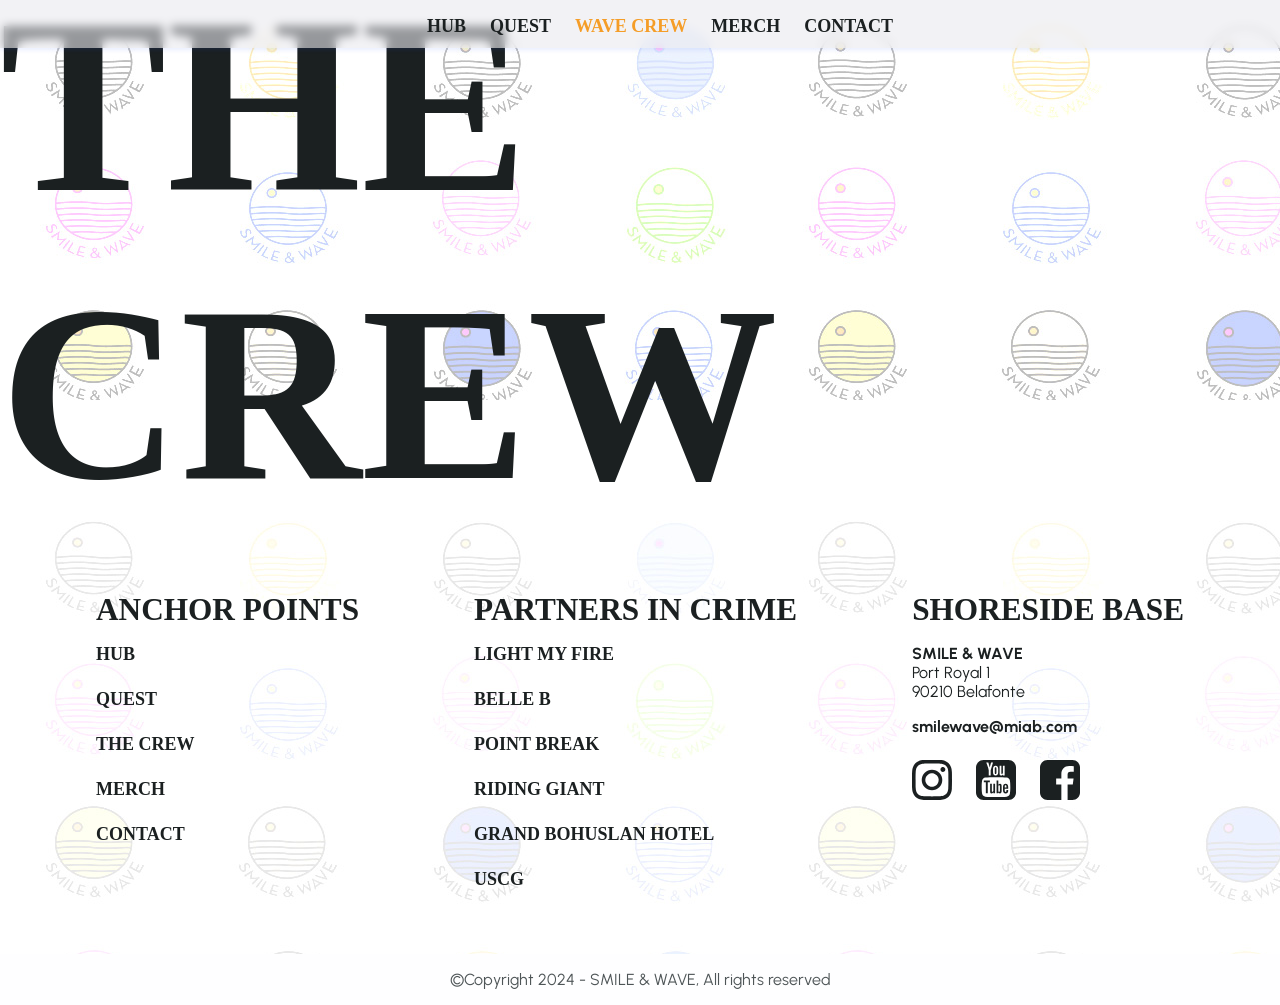
<file: crew.html>
<!DOCTYPE html>
<html lang="en">
<head>
    <meta charset="UTF-8">
    <meta name="viewport" content="width=device-width, initial-scale=1.0">
    <title>The Crew</title>
    <link rel="stylesheet" href="style.css">
    <!-- Script -->
     <script src="javascript/menu.js" defer></script>
     <script src="javascript/headerScroll.js"defer></script>

    <link rel="preconnect" href="https://fonts.googleapis.com">
    <link rel="preconnect" href="https://fonts.gstatic.com" crossorigin>
    <link href="https://fonts.googleapis.com/css2?family=Playfair+Display:ital,wght@0,400..900;1,400..900&family=Playfair:ital,opsz,wght@0,5..1200,300..900;1,5..1200,300..900&family=Urbanist:ital,wght@0,100..900;1,100..900&display=swap" rel="stylesheet">


</head>
<body>

        
    <div class="container__crew">

        <!-- Site header -->
         <header class="site-header">
            <div class="site-header__inner">

                <!-- LOGO -->
                 <a href="" class="site-header__logo">
                    <?xml version="1.0" encoding="UTF-8"?>
                    <svg id="Lager_2" data-name="Lager 2" xmlns="http://www.w3.org/2000/svg" viewBox="0 0 93.94 86.87">
                    <defs>
                        <style>
                        .cls-1 {
                            fill: none;
                        }

                        .cls-1, .cls-2, .cls-3 {
                            stroke: #1b2021;
                            stroke-miterlimit: 10;
                            stroke-width: 1.81px;
                        }

                        .cls-4 {
                            fill: #1b2021;
                        }

                        .cls-2 {
                            fill: #fff;
                        }

                        .cls-3 {
                            fill: #f7b05d;
                        }
                        </style>
                    </defs>
                    <g id="Lager_1-2" data-name="Lager 1">
                        <g>
                        <g>
                            <path class="cls-4" d="M.68,55.25c.56.55.84.81,1.41,1.32-.48.81-.72,1.78.07,3.19.66,1.18,1.65,1.73,2.41,1.37.79-.38.75-1.17.54-2.53-.05-.33-.07-.5-.12-.83-.24-1.82.03-3.03,1.54-3.52,1.45-.46,3.01.35,3.89,1.89.7,1.22.75,2.21.14,3.26-.56-.3-.85-.46-1.41-.8.38-.65.42-1.18,0-1.93-.43-.76-1.15-1.09-1.8-.85-.72.27-.82.83-.64,2.05.04.31.06.47.11.78.33,2.05.26,3.34-1.17,4.11-1.56.84-3.5-.17-4.76-2.42-1.26-2.27-1-4.07-.2-5.1Z"/>
                            <path class="cls-4" d="M13.43,60.76c.04.05.06.08.1.13-.73,2.73-.98,4.18-1.2,7.19,3.25.14,4.83.04,7.8-.44.05.04.07.06.12.1-2.76,2.96-4.14,4.44-6.9,7.4-.57-.47-.86-.71-1.42-1.2,1.48-1.46,2.22-2.2,3.7-3.66.4-.39,1.07-.97,1.07-.97,0,0-.93.18-1.6.19-1.71.08-2.59.08-4.37-.02-.06-.06-.09-.09-.15-.15.11-1.65.2-2.46.46-4.03.09-.6.37-1.45.37-1.45,0,0-.7.54-1.17.86-1.74,1.16-2.61,1.74-4.36,2.91-.48-.6-.72-.91-1.18-1.54,3.49-2.12,5.23-3.18,8.72-5.31Z"/>
                            <path class="cls-4" d="M22.1,69.25c.49.34.74.51,1.23.83-2.39,3.21-3.59,4.81-5.98,8.02-.64-.42-.95-.64-1.57-1.09,2.52-3.11,3.79-4.66,6.31-7.76Z"/>
                            <path class="cls-4" d="M25.35,71.3c.52.29.78.44,1.31.71-1.75,2.97-2.62,4.46-4.37,7.43,1.94,1.03,2.93,1.48,4.95,2.29-.22.5-.32.75-.54,1.26-2.79-1.11-4.15-1.77-6.77-3.29,2.17-3.36,3.25-5.03,5.42-8.39Z"/>
                            <path class="cls-4" d="M32.27,74.39c2.27.77,3.44,1.07,5.79,1.5-.1.54-.15.81-.26,1.35-1.84-.34-2.76-.56-4.55-1.1-.48,1.48-.73,2.22-1.21,3.69,1.76.54,2.66.76,4.46,1.13-.11.53-.16.79-.27,1.32-1.86-.38-2.78-.61-4.6-1.17-.25.78-.38,1.17-.64,1.94,2.24.69,3.39.97,5.69,1.41-.1.54-.15.81-.25,1.35-3.11-.59-4.66-1-7.66-2.05,1.4-3.75,2.1-5.62,3.51-9.37Z"/>
                            <path class="cls-4" d="M49.53,83.37c.21-.63.27-1.38.16-2.25.59-.05.89-.08,1.48-.14.22,1.33.05,2.52-.43,3.47.88.76,1.34,1.14,2.29,1.87-.88.11-1.32.16-2.21.23-.42-.35-.63-.53-1.03-.89-.86.77-2.04,1.21-3.38,1.21-2.67,0-4.19-1.34-4.09-3.03.09-1.56,1.12-2.24,2.73-3.02-.62-.74-.86-1.44-.85-2.16.01-1.24.88-2.2,2.25-2.23,1.33-.03,2.3.81,2.45,2.11.11.99-.43,1.84-1.66,2.53.87.94,1.33,1.4,2.29,2.3ZM45.85,81.74c-1.14.57-1.7,1.15-1.72,2.1-.01,1.01.74,1.66,2.22,1.66.92,0,1.73-.3,2.33-.84-1.21-1.14-1.78-1.72-2.83-2.92ZM47.54,78.62c-.05-.6-.46-.96-1-.94-.55.01-.94.4-.93,1,.01.52.26.9.61,1.3.07.08.1.12.18.19.81-.47,1.19-.95,1.14-1.55Z"/>
                            <path class="cls-4" d="M54.93,75.49c.6-.14.89-.21,1.49-.37,1.37,1.93,2.1,2.89,3.66,4.74.42.49.96,1.27.96,1.27,0,0-.07-.92-.07-1.56.05-2.42.01-3.63-.21-6.02.07-.03.1-.04.17-.07,1.84,1.74,2.82,2.58,4.9,4.18.53.41,1.25,1.1,1.25,1.1,0,0-.27-.9-.39-1.51-.49-2.3-.79-3.43-1.48-5.67.51-.28.76-.42,1.25-.72,1.45,4.24,2,6.43,2.7,10.88-.08.04-.13.06-.21.1-2.41-1.68-3.55-2.58-5.68-4.44-.44-.38-.98-1-.98-1,0,0,.12.79.14,1.33.1,2.66.06,4.01-.18,6.71-.09.03-.13.04-.22.07-3.2-3.46-4.63-5.28-7.1-9.02Z"/>
                            <path class="cls-4" d="M69.41,68.78c.05-.04.08-.06.14-.1,4.33,2.33,6.69,3.33,11.72,4.88-.61.55-.92.81-1.55,1.33-.67-.26-1.01-.39-1.67-.66-1.73,1.4-2.63,2.04-4.48,3.21.15.63.22.95.36,1.59-.63.39-.95.58-1.59.94-.7-4.62-1.29-6.89-2.92-11.2ZM76.51,73.61c-1.43-.63-2.12-.97-3.49-1.66-.66-.32-1.52-.91-1.52-.91,0,0,.46.89.66,1.53.46,1.35.67,2.03,1.04,3.41,1.36-.89,2.02-1.36,3.31-2.38Z"/>
                            <path class="cls-4" d="M72.35,66.56c.49-.43.72-.65,1.2-1.1,2.47.96,3.76,1.39,6.41,2.11.83.21,2.1.7,2.1.7,0,0-.79-.99-1.18-1.71-1.31-2.2-2.03-3.26-3.57-5.29.38-.48.56-.73.92-1.24,3.04,3.77,4.37,5.83,6.58,10.18-.07.07-.1.11-.17.18-5.24-1.09-7.71-1.88-12.3-3.83Z"/>
                            <path class="cls-4" d="M79.18,58.65c1.44-2.2,2.1-3.38,3.23-5.92.62.2.94.31,1.56.51-.9,1.99-1.39,2.93-2.48,4.72,1.65.78,2.47,1.17,4.12,1.95,1.07-1.75,1.58-2.67,2.49-4.6.61.21.91.31,1.51.52-.95,1.99-1.47,2.94-2.59,4.76.87.41,1.3.62,2.17,1.03,1.38-2.24,2.02-3.42,3.17-5.92.63.2.94.3,1.56.5-1.55,3.38-2.45,4.96-4.42,7.87-4.13-2.17-6.2-3.25-10.34-5.42Z"/>
                        </g>
                        <g>
                            <ellipse class="cls-2" cx="45.61" cy="34.84" rx="36.27" ry="33.94"/>
                            <ellipse class="cls-3" cx="30.17" cy="20.02" rx="4.29" ry="4.02"/>
                            <path class="cls-1" d="M9.35,34.34s18.4-2.48,36.12-.38c15.59,1.85,32.83-1.19,36.12.38"/>
                            <path class="cls-1" d="M9.92,39.95s18.24-2.23,35.81-.34c15.46,1.66,32.54-1.07,35.81.34"/>
                            <path class="cls-1" d="M11.77,45.6s17.23-2.2,33.84-.34c14.61,1.64,30.75-1.05,33.84.34"/>
                            <path class="cls-1" d="M14.02,51.02s16.01-1.75,31.44-.27c13.57,1.31,28.57-.84,31.44.27"/>
                            <path class="cls-1" d="M17.51,56.53s14.29-1.23,28.06-.19c12.11.91,25.5-.59,28.06.19"/>
                            <path class="cls-1" d="M23.99,62.11s11.01-1.23,21.62-.19c9.33.91,19.65-.59,21.62.19"/>
                        </g>
                        </g>
                    </g>
                    </svg>
                </a>

                <!-- Menu list -->
                    <nav class="menu">
                        <ul class="menu__list">
                            <li class="menu__item"><a href="index.html" class="menu__link ">HUB</a></li>
                            <li class="menu__item"><a href="quest.html" class="menu__link">QUEST</a></li>
                            <li class="menu__item"><a href="crew.html" class="menu__link menu--current">WAVE CREW</a></li>
                            <li class="menu__item"><a href="merch.html" class="menu__link">MERCH</a></li>
                            <li class="menu__item"><a href="contact.html" class="menu__link">CONTACT</a></li>
                        </ul>
                    </nav>


                    <!-- Responsive menu -->
                    <nav class="responsive-menu">
                        <ul class="responsive-menu__list">
                            <li class="responsive-menu__item"><a href="index.html" class="responsive-menu__link menu--current">HUB</a></li>
                            <li class="responsive-menu__item"><a href="quest.html" class="responsive-menu__link">QUEST</a></li>
                            <li class="responsive-menu__item"><a href="crew.html" class="responsive-menu__link">THE CREW</a></li>
                            <li class="responsive-menu__item"><a href="merch.html" class="responsive-menu__link">MERCH</a></li>
                            <li class="responsive-menu__item"><a href="contact.html" class="responsive-menu__link">CONTACT</a></li>
                        </ul>
                    </nav>

                    <!-- Menu Button -->
                    <button id="menu-button" class="menu-button">
                        <svg width="24" height="24" viewBox="0 0 24 24" fill="none" xmlns="http://www.w3.org/2000/svg">
                            <path d="M4 18H20C20.55 18 21 17.55 21 17C21 16.45 20.55 16 20 16H4C3.45 16 3 16.45 3 17C3 17.55 3.45 18 4 18ZM4 13H20C20.55 13 21 12.55 21 12C21 11.45 20.55 11 20 11H4C3.45 11 3 11.45 3 12C3 12.55 3.45 13 4 13ZM3 7C3 7.55 3.45 8 4 8H20C20.55 8 21 7.55 21 7C21 6.45 20.55 6 20 6H4C3.45 6 3 6.45 3 7Z" fill="#F59D27"/>
                        </svg>
                    </button>
            </div>
         </header>

        <section class="hero__crew">
            <h1 class="hero-title__crew">THE CREW</h1>
        </section>




                    <!-- FOOTER -->
                    <footer class=" site-footer site-footer__pages">
                        <div class="site-footer__inner">
                            <div class="site-footer__content">
                                <!-- Anchor Points -->
                                <div class="site-footer__anchor">
                                    <h3 class="site-footer__title">ANCHOR POINTS</h3>
                                    <nav class="anchor-points__menu vertical__menu">
                                        <ul class="menu__list vertical__list">
                                            <li class="menu__item"><a href="" class="menu__link">HUB</a></li>
                                            <li class="menu__item"><a href="" class="menu__link">QUEST</a></li>
                                            <li class="menu__item"><a href="" class="menu__link">THE CREW</a></li>
                                            <li class="menu__item"><a href="" class="menu__link">MERCH</a></li>
                                            <li class="menu__item"><a href="" class="menu__link">CONTACT</a></li>
                                        </ul>
                                    </nav>
                                </div>
                                <!-- Partners in Crime -->
                                <div class="site-footer__partners">
                                    <h3 class="site-footer__title">PARTNERS IN CRIME</h3>
                                    <nav class="partners__menu">
                                        <ul class="menu__list vertical__list">
                                            <li class="menu__item"><a href="" class="menu__link">LIGHT MY FIRE</a></li>
                                            <li class="menu__item"><a href="" class="menu__link">BELLE B</a></li>
                                            <li class="menu__item"><a href="" class="menu__link">POINT BREAK</a></li>
                                            <li class="menu__item"><a href="" class="menu__link">RIDING GIANT</a></li>
                                            <li class="menu__item"><a href="" class="menu__link">GRAND BOHUSLAN HOTEL</a></li>
                                            <li class="menu__item"><a href="" class="menu__link">USCG</a></li>
                                        </ul>
                                    </nav>
                                </div>
                                <!-- Contact / Shoreside base -->
                                <div class="site-footer__contact">
                                    <h3 class="site-footer__title">SHORESIDE BASE</h3>
        
                                    <div class="site-footer__adress">
                                        <p>
                                            <strong>SMILE & WAVE</strong><br>
                                            Port Royal 1 <br>
                                            90210 Belafonte
                                        </p>
                                    </div>
                                    
                                    <a href="mailto:smilewave@miab.com" class="site-footer__email">smilewave@miab.com</a>
                                    <!-- Social -->
                                    <div class="social">
                                        <ul class="social__list">
                                            <li class="social__item social__item--instagram">
                                                <a href="" class="social__link">
                                                    <svg width="40" height="40" viewBox="0 0 40 40" fill="none" xmlns="http://www.w3.org/2000/svg">
                                                        <path fill-rule="evenodd" clip-rule="evenodd" d="M11.7545 0.12C13.8873 0.0218182 14.5673 0 20 0C25.4327 0 26.1127 0.0236363 28.2436 0.12C30.3745 0.216364 31.8291 0.556364 33.1018 1.04909C34.4345 1.55273 35.6436 2.34 36.6436 3.35818C37.6618 4.35636 38.4473 5.56364 38.9491 6.89818C39.4436 8.17091 39.7818 9.62545 39.88 11.7527C39.9782 13.8891 40 14.5691 40 20C40 25.4309 39.9764 26.1127 39.88 28.2455C39.7836 30.3727 39.4436 31.8273 38.9491 33.1C38.4471 34.4346 37.6603 35.6439 36.6436 36.6436C35.6436 37.6618 34.4345 38.4473 33.1018 38.9491C31.8291 39.4436 30.3745 39.7818 28.2473 39.88C26.1127 39.9782 25.4327 40 20 40C14.5673 40 13.8873 39.9764 11.7545 39.88C9.62727 39.7836 8.17273 39.4436 6.9 38.9491C5.56539 38.4471 4.35615 37.6603 3.35636 36.6436C2.33924 35.6446 1.5519 34.4359 1.04909 33.1018C0.556364 31.8291 0.218182 30.3745 0.12 28.2473C0.0218182 26.1109 0 25.4309 0 20C0 14.5691 0.0236363 13.8873 0.12 11.7564C0.216364 9.62545 0.556364 8.17091 1.04909 6.89818C1.55243 5.56389 2.3404 4.35526 3.35818 3.35636C4.35673 2.33946 5.56471 1.55213 6.89818 1.04909C8.17091 0.556364 9.62727 0.218182 11.7545 0.12ZM28.08 3.72C25.9709 3.62364 25.3382 3.60364 19.9982 3.60364C14.6582 3.60364 14.0255 3.62364 11.9164 3.72C9.96546 3.80909 8.90727 4.13455 8.20182 4.40909C7.26909 4.77273 6.60182 5.20364 5.90182 5.90364C5.23769 6.54871 4.72693 7.33472 4.40727 8.20364C4.13273 8.90909 3.80727 9.96727 3.71818 11.9182C3.62182 14.0273 3.60182 14.66 3.60182 20C3.60182 25.34 3.62182 25.9727 3.71818 28.0818C3.80727 30.0327 4.13273 31.0909 4.40727 31.7964C4.72727 32.6636 5.23818 33.4509 5.90182 34.0964C6.54727 34.76 7.33455 35.2709 8.20182 35.5909C8.90727 35.8655 9.96546 36.1909 11.9164 36.28C14.0255 36.3764 14.6564 36.3964 19.9982 36.3964C25.34 36.3964 25.9709 36.3764 28.08 36.28C30.0309 36.1909 31.0891 35.8655 31.7945 35.5909C32.7273 35.2273 33.3945 34.7964 34.0945 34.0964C34.7582 33.4509 35.2691 32.6636 35.5891 31.7964C35.8636 31.0909 36.1891 30.0327 36.2782 28.0818C36.3745 25.9727 36.3945 25.34 36.3945 20C36.3945 14.66 36.3745 14.0273 36.2782 11.9182C36.1891 9.96727 35.8636 8.90909 35.5891 8.20364C35.2255 7.27091 34.7945 6.60364 34.0945 5.90364C33.4495 5.23951 32.6635 4.72875 31.7945 4.40909C31.0891 4.13455 30.0309 3.80909 28.08 3.72ZM17.4436 26.1655C18.8703 26.7593 20.4589 26.8395 21.9381 26.3922C23.4172 25.945 24.6953 24.998 25.5538 23.7132C26.4124 22.4283 26.7983 20.8852 26.6455 19.3475C26.4928 17.8097 25.8109 16.3727 24.7164 15.2818C24.0186 14.5845 23.1749 14.0506 22.2461 13.7184C21.3172 13.3863 20.3262 13.2643 19.3445 13.3611C18.3628 13.4579 17.4148 13.7712 16.5687 14.2784C15.7226 14.7856 14.9995 15.4741 14.4515 16.2943C13.9034 17.1145 13.544 18.046 13.3991 19.0217C13.2543 19.9975 13.3275 20.9933 13.6137 21.9373C13.8999 22.8813 14.3918 23.7502 15.054 24.4813C15.7163 25.2124 16.5324 25.7876 17.4436 26.1655ZM12.7309 12.7309C13.6855 11.7763 14.8188 11.0191 16.066 10.5025C17.3132 9.98586 18.65 9.71995 20 9.71995C21.35 9.71995 22.6868 9.98585 23.934 10.5025C25.1812 11.0191 26.3145 11.7763 27.2691 12.7309C28.2237 13.6855 28.9809 14.8188 29.4975 16.066C30.0141 17.3132 30.28 18.65 30.28 20C30.28 21.35 30.0141 22.6868 29.4975 23.934C28.9809 25.1812 28.2237 26.3145 27.2691 27.2691C25.3412 29.197 22.7264 30.28 20 30.28C17.2736 30.28 14.6588 29.197 12.7309 27.2691C10.803 25.3412 9.71995 22.7264 9.71995 20C9.71995 17.2736 10.803 14.6588 12.7309 12.7309ZM32.56 11.2509C32.7966 11.0278 32.9859 10.7594 33.1169 10.4618C33.2479 10.1641 33.3178 9.84322 33.3226 9.51805C33.3273 9.19289 33.2668 8.87009 33.1445 8.56875C33.0223 8.2674 32.8408 7.99366 32.6108 7.76371C32.3809 7.53376 32.1071 7.35229 31.8058 7.23003C31.5045 7.10778 31.1817 7.04723 30.8565 7.05197C30.5313 7.05671 30.2104 7.12664 29.9128 7.25763C29.6151 7.38862 29.3468 7.57799 29.1236 7.81455C28.6897 8.2746 28.4521 8.88568 28.4613 9.51805C28.4705 10.1504 28.7258 10.7543 29.173 11.2015C29.6202 11.6487 30.2241 11.9041 30.8565 11.9133C31.4889 11.9225 32.0999 11.6849 32.56 11.2509Z" fill="#1B2021"/>
                                                    </svg>                                      
                                                </a>
                                            </li>
                                            <li class="social__item social__item--youtube">
                                                <a href="" class="social__link">
                                                    <svg width="40" height="40" viewBox="0 0 40 40" fill="none" xmlns="http://www.w3.org/2000/svg">
                                                        <path d="M23.9323 30.599V26.5104C23.9323 25.6424 23.6806 25.2083 23.1771 25.2083C22.8819 25.2083 22.5955 25.3472 22.3177 25.625V31.4583C22.5955 31.7361 22.8819 31.875 23.1771 31.875C23.6806 31.875 23.9323 31.4497 23.9323 30.599ZM28.724 27.4219H30.4427V26.5365C30.4427 25.651 30.1562 25.2083 29.5833 25.2083C29.0104 25.2083 28.724 25.651 28.724 26.5365V27.4219ZM13.8542 20.4948V22.3177H11.7708V33.3333H9.84375V22.3177H7.8125V20.4948H13.8542ZM19.0885 23.776V33.3333H17.3438V32.2917C16.6667 33.0729 16.0069 33.4635 15.3646 33.4635C14.7917 33.4635 14.4271 33.2205 14.2708 32.7344C14.1667 32.4392 14.1146 31.9705 14.1146 31.3281V23.776H15.8333V30.8073C15.8333 31.224 15.842 31.4497 15.8594 31.4844C15.8767 31.7448 16.0069 31.875 16.25 31.875C16.5972 31.875 16.9618 31.6059 17.3438 31.0677V23.776H19.0885ZM25.651 26.6667V30.4688C25.651 31.3715 25.5903 32.0052 25.4688 32.3698C25.2604 33.099 24.8003 33.4635 24.0885 33.4635C23.4809 33.4635 22.8906 33.1076 22.3177 32.3958V33.3333H20.5729V20.4948H22.3177V24.6875C22.8733 23.9931 23.4635 23.6458 24.0885 23.6458C24.8003 23.6458 25.2604 24.0104 25.4688 24.7396C25.5903 25.1042 25.651 25.7465 25.651 26.6667ZM32.1875 30.026V30.2604C32.1875 30.7639 32.1701 31.1372 32.1354 31.3802C32.0833 31.7622 31.9531 32.1094 31.7448 32.4219C31.276 33.1163 30.5816 33.4635 29.6615 33.4635C28.7587 33.4635 28.0556 33.1337 27.5521 32.474C27.1875 32.0052 27.0052 31.2587 27.0052 30.2344V26.875C27.0052 25.8507 27.1788 25.1042 27.526 24.6354C28.0295 23.9757 28.724 23.6458 29.6094 23.6458C30.4948 23.6458 31.1719 23.9757 31.6406 24.6354C32.0052 25.1389 32.1875 25.8854 32.1875 26.875V28.8542H28.724V30.5469C28.724 31.4323 29.0191 31.875 29.6094 31.875C30.026 31.875 30.2865 31.6493 30.3906 31.1979C30.3906 31.1806 30.395 31.1198 30.4036 31.0156C30.4123 30.9115 30.4167 30.7682 30.4167 30.5859V30.026H32.1875ZM20.4427 8.56771V12.6302C20.4427 13.5156 20.1649 13.9583 19.6094 13.9583C19.0538 13.9583 18.776 13.5156 18.776 12.6302V8.56771C18.776 7.66493 19.0538 7.21354 19.6094 7.21354C20.1649 7.21354 20.4427 7.66493 20.4427 8.56771ZM34.3229 27.1354C34.3229 24.0625 34.158 21.8056 33.8281 20.3646C33.6545 19.6007 33.2812 18.9627 32.7083 18.4505C32.1354 17.9384 31.4757 17.6389 30.7292 17.5521C28.3681 17.2917 24.7917 17.1615 20 17.1615C15.2257 17.1615 11.658 17.2917 9.29688 17.5521C8.53299 17.6389 7.86892 17.9384 7.30469 18.4505C6.74045 18.9627 6.37153 19.6007 6.19792 20.3646C5.85069 21.875 5.67708 24.1319 5.67708 27.1354C5.67708 30.191 5.85069 32.4479 6.19792 33.9062C6.37153 34.6528 6.74045 35.2865 7.30469 35.8073C7.86892 36.3281 8.52431 36.6319 9.27083 36.7188C11.6493 36.9792 15.2257 37.1094 20 37.1094C24.7743 37.1094 28.3507 36.9792 30.7292 36.7188C31.4757 36.6319 32.1311 36.3281 32.6953 35.8073C33.2595 35.2865 33.6285 34.6528 33.8021 33.9062C34.1493 32.4479 34.3229 30.191 34.3229 27.1354ZM14.6615 10.1823L17.0052 2.47396H15.0521L13.724 7.55208L12.3438 2.47396H10.3125C10.434 2.87326 10.6337 3.47222 10.9115 4.27083L11.5365 6.06771C12.1441 7.8559 12.5434 9.22743 12.7344 10.1823V15.4167H14.6615V10.1823ZM22.1875 12.2917V8.90625C22.1875 7.89931 22.0052 7.1441 21.6406 6.64062C21.1372 5.9809 20.4601 5.65104 19.6094 5.65104C18.724 5.65104 18.0469 5.9809 17.5781 6.64062C17.2135 7.1441 17.0312 7.89931 17.0312 8.90625V12.2917C17.0312 13.2986 17.2135 14.0538 17.5781 14.5573C18.0469 15.217 18.724 15.5469 19.6094 15.5469C20.4601 15.5469 21.1372 15.217 21.6406 14.5573C22.0052 14.0885 22.1875 13.3333 22.1875 12.2917ZM26.901 15.4167H28.6458V5.78125H26.901V13.151C26.5191 13.6892 26.1545 13.9583 25.8073 13.9583C25.5469 13.9583 25.408 13.8194 25.3906 13.5417C25.3733 13.5069 25.3646 13.2812 25.3646 12.8646V5.78125H23.6198V13.4115C23.6198 14.0538 23.6719 14.5312 23.776 14.8438C23.967 15.3125 24.3403 15.5469 24.8958 15.5469C25.5208 15.5469 26.1892 15.1562 26.901 14.375V15.4167ZM40 7.5V32.5C40 34.566 39.2665 36.3325 37.7995 37.7995C36.3325 39.2665 34.566 40 32.5 40H7.5C5.43403 40 3.66753 39.2665 2.20052 37.7995C0.733507 36.3325 0 34.566 0 32.5V7.5C0 5.43403 0.733507 3.66753 2.20052 2.20052C3.66753 0.733507 5.43403 0 7.5 0H32.5C34.566 0 36.3325 0.733507 37.7995 2.20052C39.2665 3.66753 40 5.43403 40 7.5Z" fill="#1B2021"/>
                                                    </svg>
                                                </a>
                                            </li>
                                            <li class="social__item social__item--facebook">
                                                <a href="" class="social__link">
                                                    <svg width="40" height="40" viewBox="0 0 40 40" fill="none" xmlns="http://www.w3.org/2000/svg">
                                                        <path d="M32.5 0C34.566 0 36.3325 0.733507 37.7995 2.20052C39.2665 3.66753 40 5.43403 40 7.5V32.5C40 34.566 39.2665 36.3325 37.7995 37.7995C36.3325 39.2665 34.566 40 32.5 40H27.6042V24.5052H32.7865L33.5677 18.4635H27.6042V14.6094C27.6042 13.6372 27.8082 12.908 28.2161 12.4219C28.6241 11.9358 29.4184 11.6927 30.599 11.6927L33.776 11.6667V6.27604C32.6823 6.11979 31.1372 6.04167 29.1406 6.04167C26.7795 6.04167 24.8915 6.73611 23.4766 8.125C22.0616 9.51389 21.3542 11.4757 21.3542 14.0104V18.4635H16.1458V24.5052H21.3542V40H7.5C5.43403 40 3.66753 39.2665 2.20052 37.7995C0.733507 36.3325 0 34.566 0 32.5V7.5C0 5.43403 0.733507 3.66753 2.20052 2.20052C3.66753 0.733507 5.43403 0 7.5 0H32.5Z" fill="#1B2021"/>
                                                    </svg>
                                                </a>
                                            </li>
                                        </ul>
                                    </div>
                                </div>
        
                            </div>
                        </div>
        
                        <div class="site-footer__copyright">
                            &copy;Copyright 2024 - SMILE & WAVE, All rights reserved
                        </div>
                    </footer>      


    
</body>
</html>
</file>
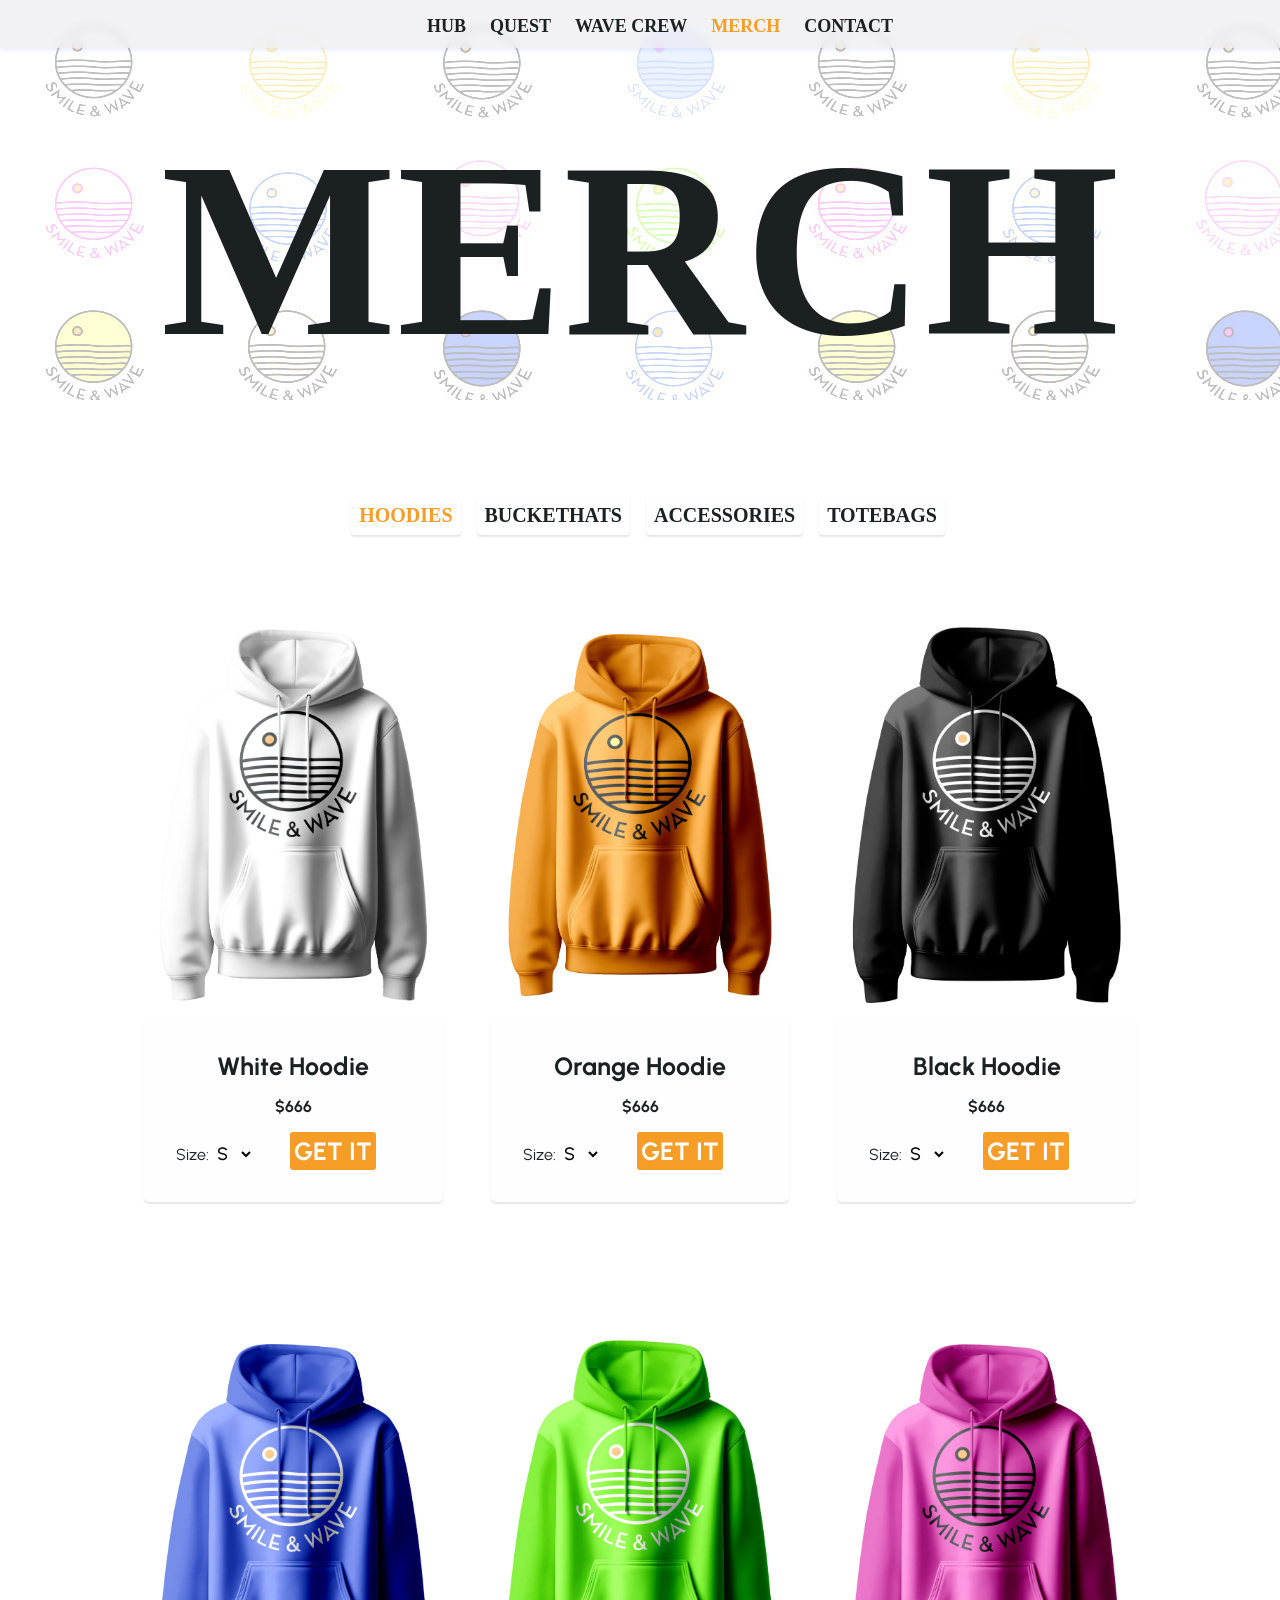
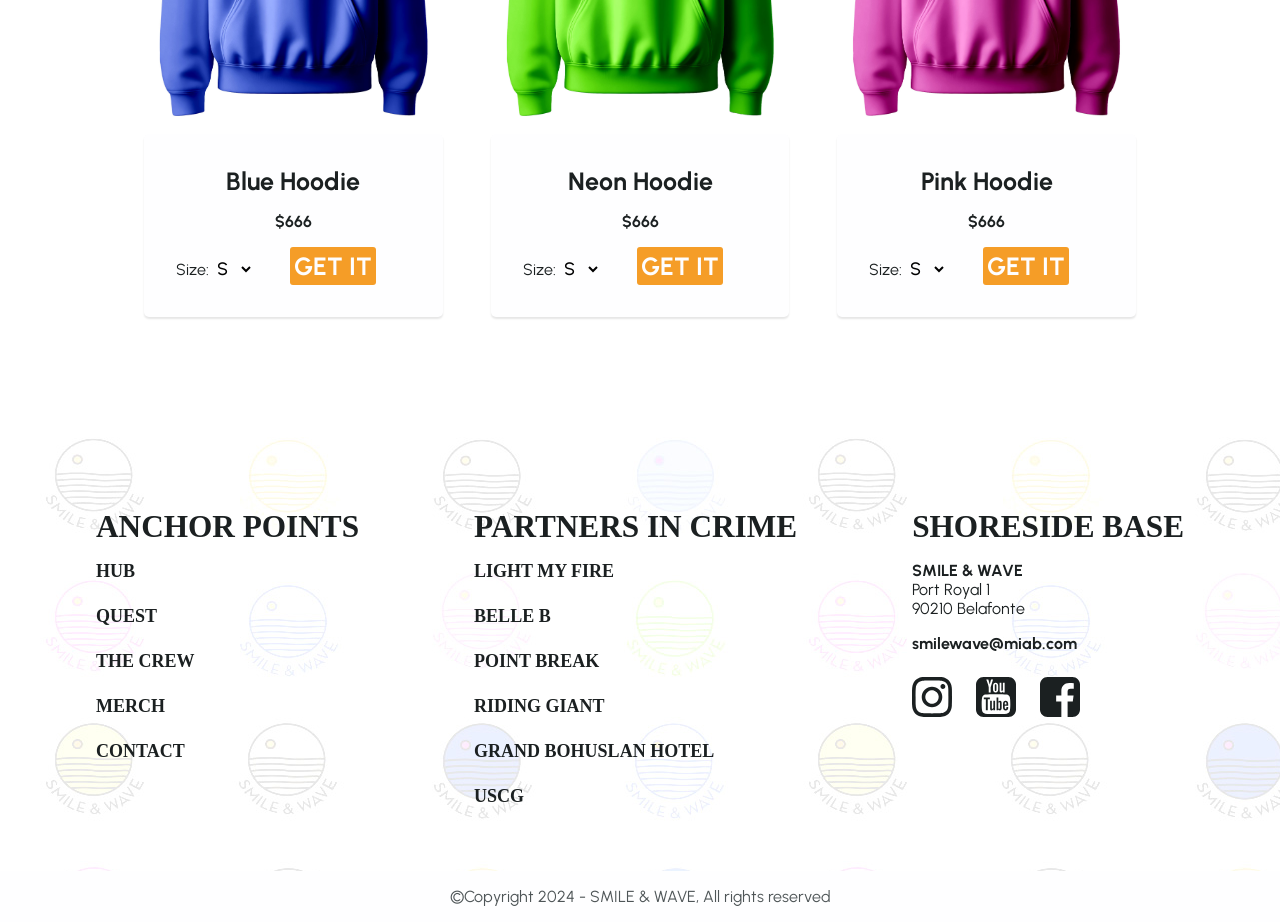
<file: merch.html>
<!DOCTYPE html>
<html lang="en">
<head>
    <meta charset="UTF-8">
    <meta name="viewport" content="width=device-width, initial-scale=1.0">
    <title>Merch</title>
    <link rel="stylesheet" href="style.css">

    <!-- Script -->
    <script src="javascript/merch.js" defer></script>
    <script src="javascript/menu.js" defer></script>
    <script src="javascript/headerScroll.js"defer></script>

    <link rel="preconnect" href="https://fonts.googleapis.com">
    <link rel="preconnect" href="https://fonts.gstatic.com" crossorigin>
    <link href="https://fonts.googleapis.com/css2?family=Playfair+Display:ital,wght@0,400..900;1,400..900&family=Playfair:ital,opsz,wght@0,5..1200,300..900;1,5..1200,300..900&family=Urbanist:ital,wght@0,100..900;1,100..900&display=swap" rel="stylesheet">
</head>
<body>


    <div class="container__merch">

            <!-- Site header -->
            <header class="site-header">
                <div class="site-header__inner">

                    <!-- LOGO -->

                    <!-- Menu list -->
                        <nav class="menu">
                            <ul class="menu__list">
                                <li class="menu__item"><a href="index.html" class="menu__link ">HUB</a></li>
                                <li class="menu__item"><a href="" class="menu__link">QUEST</a></li>
                                <li class="menu__item"><a href="crew.html" class="menu__link">WAVE CREW</a></li>
                                <li class="menu__item"><a href="merch.html" class="menu__link menu--current">MERCH</a></li>
                                <li class="menu__item"><a href="contact.html" class="menu__link">CONTACT</a></li>
                            </ul>
                        </nav>


                                            <!-- Responsive menu -->
                    <nav class="responsive-menu">
                        <ul class="responsive-menu__list">
                            <li class="responsive-menu__item"><a href="index.html" class="responsive-menu__link menu--current">HUB</a></li>
                            <li class="responsive-menu__item"><a href="quest.html" class="responsive-menu__link">QUEST</a></li>
                            <li class="responsive-menu__item"><a href="crew.html" class="responsive-menu__link">THE CREW</a></li>
                            <li class="responsive-menu__item"><a href="merch.html" class="responsive-menu__link">MERCH</a></li>
                            <li class="responsive-menu__item"><a href="contact.html" class="responsive-menu__link">CONTACT</a></li>
                        </ul>
                    </nav>

                    <!-- Menu Button -->
                    <button id="menu-button" class="menu-button">
                        <svg width="24" height="24" viewBox="0 0 24 24" fill="none" xmlns="http://www.w3.org/2000/svg">
                            <path d="M4 18H20C20.55 18 21 17.55 21 17C21 16.45 20.55 16 20 16H4C3.45 16 3 16.45 3 17C3 17.55 3.45 18 4 18ZM4 13H20C20.55 13 21 12.55 21 12C21 11.45 20.55 11 20 11H4C3.45 11 3 11.45 3 12C3 12.55 3.45 13 4 13ZM3 7C3 7.55 3.45 8 4 8H20C20.55 8 21 7.55 21 7C21 6.45 20.55 6 20 6H4C3.45 6 3 6.45 3 7Z" fill="#F59D27"/>
                        </svg>
                    </button>
                </div>
            </header>

            <section class="hero__merch">
                <h1 class="hero-title__merch">MERCH</h1>
            </section>

            <!-- TABS -->
        <div class="tabs">
            <div class="tabs__inner">
                <nav class="tabs__buttons">
                    
                        <button class="tab tab--current" data-tab-id="1">
                            HOODIES
                        </button>

                        <button class="tab" data-tab-id="2">
                            BUCKETHATS

                        </button>
                        <button class="tab" data-tab-id="3">
                            ACCESSORIES

                        </button>
                        <button class="tab" data-tab-id="4">
                            TOTEBAGS

                        </button>
                </nav>
            
                <div class="tabs__content">

                    <!-- Hoodies -->
                    <div class="panel panel--current" data-tab-id="1">
                        <div class="hoodies">

                            <!-- Card 1 -->
                            <div class="hoodie__card">
                                <figure class="hoodie">
                                    <img src="assets/images/hoodie-white.jpg" alt="">
                                </figure>
                                <div class="hoodie-info">
                                    <h5 class="hoodie-name">White Hoodie</h5>
                                    <p class="hoodie-price">$666</p>
                                    <label for="size-select-hoodie">Size:</label>
                                    <select id="size-select-hoodie" class="hoodie-size">
                                      <option value="S">S</option>
                                      <option value="M">M</option>
                                      <option value="L">L</option>
                                      <option value="XL">XL</option>
                                      <option value="XXL">XL</option>
                                    </select>
                                    <button class="add-to-cart-btn">GET IT</button>
                                  </div>
                            </div>

                            <!-- Card 2 -->
                            <div class="hoodie__card">
                                <figure class="hoodie">
                                    <img src="assets/images/hoodie-orange.jpg" alt="">
                                </figure>
                                <div class="hoodie-info">
                                    <h5 class="hoodie-name">Orange Hoodie</h5>
                                    <p class="hoodie-price">$666</p>
                                    <label for="size-select-hoodie">Size:</label>
                                    <select id="size-select-hoodie" class="hoodie-size">
                                      <option value="S">S</option>
                                      <option value="M">M</option>
                                      <option value="L">L</option>
                                      <option value="XL">XL</option>
                                      <option value="XXL">XL</option>
                                    </select>
                                    <button class="add-to-cart-btn">GET IT</button>
                                  </div>
                            </div>

                            <!-- Card 3 -->
                            <div class="hoodie__card">
                                <figure class="hoodie">
                                    <img src="assets/images/hoodie-black.jpg" alt="">
                                </figure>
                                <div class="hoodie-info">
                                    <h5 class="hoodie-name">Black Hoodie</h5>
                                    <p class="hoodie-price">$666</p>
                                    <label for="size-select-hoodie">Size:</label>
                                    <select id="size-select-hoodie" class="hoodie-size">
                                      <option value="S">S</option>
                                      <option value="M">M</option>
                                      <option value="L">L</option>
                                      <option value="XL">XL</option>
                                      <option value="XXL">XL</option>
                                    </select>
                                    <button class="add-to-cart-btn">GET IT</button>
                                  </div>
                            </div>


                            <!-- Card 4 -->
                            <div class="hoodie__card">
                                <figure class="hoodie">
                                    <img src="assets/images/hoodie-blue.jpg" alt="">
                                </figure>
                                <div class="hoodie-info">
                                    <h5 class="hoodie-name">Blue Hoodie</h5>
                                    <p class="hoodie-price">$666</p>
                                    <label for="size-select-hoodie">Size:</label>
                                    <select id="size-select-hoodie" class="hoodie-size">
                                      <option value="S">S</option>
                                      <option value="M">M</option>
                                      <option value="L">L</option>
                                      <option value="XL">XL</option>
                                      <option value="XXL">XL</option>
                                    </select>
                                    <button class="add-to-cart-btn">GET IT</button>
                                  </div>
                            </div>

                            <!-- Card 5 -->
                            <div class="hoodie__card">
                                <figure class="hoodie">
                                    <img src="assets/images/hoodie-neon.jpg" alt="">
                                </figure>
                                <div class="hoodie-info">
                                    <h5 class="hoodie-name">Neon Hoodie</h5>
                                    <p class="hoodie-price">$666</p>
                                    <label for="size-select-hoodie">Size:</label>
                                    <select id="size-select-hoodie" class="hoodie-size">
                                      <option value="S">S</option>
                                      <option value="M">M</option>
                                      <option value="L">L</option>
                                      <option value="XL">XL</option>
                                      <option value="XXL">XL</option>
                                    </select>
                                    <button class="add-to-cart-btn">GET IT</button>
                                  </div>
                            </div>

                            <!-- Card 6 -->
                            <div class="hoodie__card">
                                <figure class="hoodie">
                                    <img src="assets/images/hoodie-pink.jpg" alt="">
                                </figure>
                                <div class="hoodie-info">
                                    <h5 class="hoodie-name">Pink Hoodie</h5>
                                    <p class="hoodie-price">$666</p>
                                    <label for="size-select-hoodie">Size:</label>
                                    <select id="size-select-hoodie" class="hoodie-size">
                                      <option value="S">S</option>
                                      <option value="M">M</option>
                                      <option value="L">L</option>
                                      <option value="XL">XL</option>
                                      <option value="XXL">XL</option>
                                    </select>
                                    <button class="add-to-cart-btn">GET IT</button>
                                  </div>
                            </div>
                        </div>
                    </div>
                    
                    
                    
                    <!-- Bucket hats -->
                    <div class="panel" data-tab-id="2">
                        <!-- Blue hat -->
                        <div class="hats">
                            <div class="hat__card">
                                <figure class="hat__image">
                                    <img src="assets/images/hat-blue.jpg" alt="">
                                </figure>
                                <div class="hat-info">
                                    <h5 class="hat-name">Blue bucket</h5>
                                    <p class="hat-price">$27</p>
                                    <label for="size-select-white">Size:</label>
                                    <select id="size-select-white" class="hat-size">
                                        <option value="S">S</option>
                                        <option value="M">M</option>
                                        <option value="L">L</option>
                                        <option value="XL">XL</option>
                                        <option value="XXL">XL</option>
                                    </select>
                                    <button class="add-to-cart-btn">GET IT</button>
                                </div>
                            </div>
                      
                            <!-- Orange hat -->
                            <div class="hat__card">
                                <figure class="hat__image">
                                    <img src="assets/images/hat-orange.jpg" alt="">
                                </figure>
                                <div class="hat-info">
                                    <h5 class="hat-name">Orange Bucket</h5>
                                    <p class="hat-price">$27</p>
                                    <label for="size-select-white">Size:</label>
                                    <select id="size-select-white" class="hat-size">
                                        <option value="S">S</option>
                                        <option value="M">M</option>
                                        <option value="L">L</option>
                                        <option value="XL">XL</option>
                                        <option value="XXL">XL</option>
                                    </select>
                                    <button class="add-to-cart-btn">GET IT</button>
                                </div>
                            </div>
                     
                            <!-- Black hat -->
                            <div class="hat__card">
                                <figure class="hat__image">
                                    <img src="assets/images/hat-black.jpg" alt="">
                                </figure>
                                <div class="hat-info">
                                    <h5 class="hat-name">Black bucket</h5>
                                    <p class="hat-price">$27</p>
                                    <label for="size-select-white">Size:</label>
                                    <select id="size-select-white" class="hat-size">
                                        <option value="S">S</option>
                                        <option value="M">M</option>
                                        <option value="L">L</option>
                                        <option value="XL">XL</option>
                                        <option value="XXL">XL</option>
                                    </select>
                                    <button class="add-to-cart-btn">GET IT</button>
                                </div>
                            </div>
                            
                    
                        
                            <!-- Pink hat  -->
                                <div class="hat__card">
                                    <figure class="hat__image">
                                        <img src="assets/images/hat-pink.jpg" alt="">
                                    </figure>
                                    <div class="hat-info">
                                        <h5 class="hat-name">Pink bucket</h5>
                                        <p class="hat-price">$27</p>
                                        <label for="size-select-white">Size:</label>
                                        <select id="size-select-white" class="hat-size">
                                            <option value="S">S</option>
                                            <option value="M">M</option>
                                            <option value="L">L</option>
                                            <option value="XL">XL</option>
                                            <option value="XXL">XL</option>
                                        </select>
                                        <button class="add-to-cart-btn">GET IT</button>
                                    </div>
                                </div>
                        </div>    
                    </div>
                    
                    
                    <!-- Accessories -->
                    <div class="panel" data-tab-id="3">
                        <div class="accessories">

                                <!-- Blue case -->
                                <div class="merch__card">
                                    <figure class="accessorie__image">
                                        <img src="assets/images/phone-case-blue.jpg" alt="">
                                    </figure>
                                    <div class="accessories-info">
                                        <h5 class="accessories-name">Blue Case</h5>
                                        <p class="accessories-price">$27</p>
                                        <label for="size-select-white">Size:</label>
                                        <select id="size-select-white" class="accessories-size">
                                            <option value="iphone 14">iphone 14</option>
                                            <option value="iphone 15">iphone 15</option>
                                            <option value="iphone 16">iphone 16</option>
                                            <option value="iphone 16pro">iphone 16 pro</option>
                                            <option value="iphone 27">iphone 27</option>
                                        </select>
                                        <button class="add-to-cart-btn">GET IT</button>
                                    </div>
                                </div>
                       
                                    
                                <!-- Orange case -->
                                <div class="merch__card">
                                    <figure class="accessorie__image">
                                        <img src="assets/images/phone-case-orange.jpg" alt="">
                                    </figure>
                                    <div class="accessories-info">
                                        <h5 class="accessories-name">Orange Case</h5>
                                        <p class="accessories-price">$27</p>
                                        <label for="size-select-white">Size:</label>
                                        <select id="size-select-white" class="accessories-size">
                                            <option value="iphone 14">iphone 14</option>
                                            <option value="iphone 15">iphone 15</option>
                                            <option value="iphone 16">iphone 16</option>
                                            <option value="iphone 16pro">iphone 16 pro</option>
                                            <option value="iphone 27">iphone 27</option>
                                        </select>
                                        <button class="add-to-cart-btn">GET IT</button>
                                    </div>
                                </div>
                        

                                <!-- Neon case -->
                                <div class="merch__card">
                                    <figure class="accessorie__image">
                                        <img src="assets/images/phone-case-neon.jpg" alt="">
                                    </figure>
                                    <div class="accessories-info">
                                        <h5 class="accessories-name">Neon Case</h5>
                                        <p class="accessories-price">$27</p>
                                        <label for="size-select-white">Size:</label>
                                        <select id="size-select-white" class="accessories-size">
                                            <option value="iphone 14">iphone 14</option>
                                            <option value="iphone 15">iphone 15</option>
                                            <option value="iphone 16">iphone 16</option>
                                            <option value="iphone 16pro">iphone 16 pro</option>
                                            <option value="iphone 27">iphone 27</option>
                                        </select>
                                        <button class="add-to-cart-btn">GET IT</button>
                                    </div>
                                </div>

                                <!-- Pink case -->
                                <div class="merch__card">
                                    <figure class="accessorie__image">
                                        <img src="assets/images/phone-case-pink.jpg" alt="">
                                    </figure>
                                    <div class="accessories-info">
                                        <h5 class="accessories-name">Pink Case</h5>
                                        <p class="accessories-price">$27</p>
                                        <label for="size-select-white">Size:</label>
                                        <select id="size-select-white" class="accessories-size">
                                            <option value="iphone 14">iphone 14</option>
                                            <option value="iphone 15">iphone 15</option>
                                            <option value="iphone 16">iphone 16</option>
                                            <option value="iphone 16pro">iphone 16 pro</option>
                                            <option value="iphone 27">iphone 27</option>
                                        </select>
                                        <button class="add-to-cart-btn">GET IT</button>
                                    </div>
                                </div>

                                <!-- Yellow case -->
                                <div class="merch__card">
                                    <figure class="accessorie__image">
                                        <img src="assets/images/phone-case-yellow.jpg" alt="">
                                    </figure>
                                    <div class="accessories-info">
                                        <h5 class="accessories-name">Yellow Case</h5>
                                        <p class="accessories-price">$27</p>
                                        <label for="size-select-white">Size:</label>
                                        <select id="size-select-white" class="accessories-size">
                                            <option value="iphone 14">iphone 14</option>
                                            <option value="iphone 15">iphone 15</option>
                                            <option value="iphone 16">iphone 16</option>
                                            <option value="iphone 16pro">iphone 16 pro</option>
                                            <option value="iphone 27">iphone 27</option>
                                        </select>
                                        <button class="add-to-cart-btn">GET IT</button>
                                    </div>
                                </div>

                                <!-- White case-->
                                <div class="merch__card">
                                    <figure class="accessorie__image">
                                        <img src="assets/images/phone-case-white.jpg" alt="">
                                    </figure>
                                    <div class="accessories-info">
                                        <h5 class="accessories-name">White Case </h5>
                                        <p class="accessories-price">$27</p>
                                        <label for="size-select-white">Size:</label>
                                        <select id="size-select-white" class="accessories-size">
                                            <option value="iphone 14">iphone 14</option>
                                            <option value="iphone 15">iphone 15</option>
                                            <option value="iphone 16">iphone 16</option>
                                            <option value="iphone 16pro">iphone 16 pro</option>
                                            <option value="iphone 27">iphone 27</option>
                                        </select>
                                        <button class="add-to-cart-btn">GET IT</button>
                                    </div>
                                </div>
                        </div>
                    </div>
                    



                     <!-- Totebags -->
                    <div class="panel" data-tab-id="4">
                        <div class="totebags">

                            <!-- Totebag blue -->
                            <div class="totebag__card">
                                <figure class="totebag__image">
                                    <img src="assets/images/Totebag-blue.jpg" alt="">
                                </figure>
                                <div class="totebag-info">
                                    <h5 class="totebag-name">Blue Case</h5>
                                    <p class="totebag-price">$27</p>
                                    <label for="size-select-white">Size:</label>
                                    <select id="size-select-white" class="totebag-size">
                                        <option value="iphone 14">iphone 14</option>
                                        <option value="iphone 15">iphone 15</option>
                                        <option value="iphone 16">iphone 16</option>
                                        <option value="iphone 16pro">iphone 16 pro</option>
                                        <option value="iphone 27">iphone 27</option>
                                    </select>
                                    <button class="add-to-cart-btn">GET IT</button>
                                </div>
                            </div>

                            <!-- Totebag Pink -->
                            <div class="totebag__card">
                                <figure class="totebag__image">
                                    <img src="assets/images/Totebag-pink.jpg" alt="">
                                </figure>
                                <div class="totebag-info">
                                    <h5 class="totebag-name">Blue Case</h5>
                                    <p class="totebag-price">$27</p>
                                    <label for="size-select-white">Size:</label>
                                    <select id="size-select-white" class="totebag-size">
                                        <option value="iphone 14">iphone 14</option>
                                        <option value="iphone 15">iphone 15</option>
                                        <option value="iphone 16">iphone 16</option>
                                        <option value="iphone 16pro">iphone 16 pro</option>
                                        <option value="iphone 27">iphone 27</option>
                                    </select>
                                    <button class="add-to-cart-btn">GET IT</button>
                                </div>
                            </div>

                            <!-- Totebag Black -->
                            <div class="totebag__card">
                                <figure class="totebag__image">
                                    <img src="assets/images/Totebag-black.jpg" alt="">
                                </figure>
                                <div class="totebag-info">
                                    <h5 class="totebag-name">Blue Case</h5>
                                    <p class="totebag-price">$27</p>
                                    <label for="size-select-white">Size:</label>
                                    <select id="size-select-white" class="totebag-size">
                                        <option value="iphone 14">iphone 14</option>
                                        <option value="iphone 15">iphone 15</option>
                                        <option value="iphone 16">iphone 16</option>
                                        <option value="iphone 16pro">iphone 16 pro</option>
                                        <option value="iphone 27">iphone 27</option>
                                    </select>
                                    <button class="add-to-cart-btn">GET IT</button>
                                </div>
                            </div>
                        
                        
                        






                        </div>             
                    </div>




                    

                   
                </div>
        </div>
    </div>







            
        <!-- FOOTER -->
            <footer class=" site-footer site-footer__pages">
                <div class="site-footer__inner">
                    <div class="site-footer__content">
                        <!-- Anchor Points -->
                        <div class="site-footer__anchor">
                            <h3 class="site-footer__title">ANCHOR POINTS</h3>
                            <nav class="anchor-points__menu vertical__menu">
                                <ul class="menu__list vertical__list">
                                    <li class="menu__item"><a href="" class="menu__link">HUB</a></li>
                                    <li class="menu__item"><a href="" class="menu__link">QUEST</a></li>
                                    <li class="menu__item"><a href="" class="menu__link">THE CREW</a></li>
                                    <li class="menu__item"><a href="" class="menu__link">MERCH</a></li>
                                    <li class="menu__item"><a href="" class="menu__link">CONTACT</a></li>
                                </ul>
                            </nav>
                        </div>
                        <!-- Partners in Crime -->
                        <div class="site-footer__partners">
                            <h3 class="site-footer__title">PARTNERS IN CRIME</h3>
                            <nav class="partners__menu">
                                <ul class="menu__list vertical__list">
                                    <li class="menu__item"><a href="" class="menu__link">LIGHT MY FIRE</a></li>
                                    <li class="menu__item"><a href="" class="menu__link">BELLE B</a></li>
                                    <li class="menu__item"><a href="" class="menu__link">POINT BREAK</a></li>
                                    <li class="menu__item"><a href="" class="menu__link">RIDING GIANT</a></li>
                                    <li class="menu__item"><a href="" class="menu__link">GRAND BOHUSLAN HOTEL</a></li>
                                    <li class="menu__item"><a href="" class="menu__link">USCG</a></li>
                                </ul>
                            </nav>
                        </div>
                        <!-- Contact / Shoreside base -->
                        <div class="site-footer__contact">
                            <h3 class="site-footer__title">SHORESIDE BASE</h3>

                            <div class="site-footer__adress">
                                <p>
                                    <strong>SMILE & WAVE</strong><br>
                                    Port Royal 1 <br>
                                    90210 Belafonte
                                </p>
                            </div>
                            
                            <a href="mailto:smilewave@miab.com" class="site-footer__email">smilewave@miab.com</a>
                            <!-- Social -->
                            <div class="social">
                                <ul class="social__list">
                                    <li class="social__item social__item--instagram">
                                        <a href="" class="social__link">
                                            <svg width="40" height="40" viewBox="0 0 40 40" fill="none" xmlns="http://www.w3.org/2000/svg">
                                                <path fill-rule="evenodd" clip-rule="evenodd" d="M11.7545 0.12C13.8873 0.0218182 14.5673 0 20 0C25.4327 0 26.1127 0.0236363 28.2436 0.12C30.3745 0.216364 31.8291 0.556364 33.1018 1.04909C34.4345 1.55273 35.6436 2.34 36.6436 3.35818C37.6618 4.35636 38.4473 5.56364 38.9491 6.89818C39.4436 8.17091 39.7818 9.62545 39.88 11.7527C39.9782 13.8891 40 14.5691 40 20C40 25.4309 39.9764 26.1127 39.88 28.2455C39.7836 30.3727 39.4436 31.8273 38.9491 33.1C38.4471 34.4346 37.6603 35.6439 36.6436 36.6436C35.6436 37.6618 34.4345 38.4473 33.1018 38.9491C31.8291 39.4436 30.3745 39.7818 28.2473 39.88C26.1127 39.9782 25.4327 40 20 40C14.5673 40 13.8873 39.9764 11.7545 39.88C9.62727 39.7836 8.17273 39.4436 6.9 38.9491C5.56539 38.4471 4.35615 37.6603 3.35636 36.6436C2.33924 35.6446 1.5519 34.4359 1.04909 33.1018C0.556364 31.8291 0.218182 30.3745 0.12 28.2473C0.0218182 26.1109 0 25.4309 0 20C0 14.5691 0.0236363 13.8873 0.12 11.7564C0.216364 9.62545 0.556364 8.17091 1.04909 6.89818C1.55243 5.56389 2.3404 4.35526 3.35818 3.35636C4.35673 2.33946 5.56471 1.55213 6.89818 1.04909C8.17091 0.556364 9.62727 0.218182 11.7545 0.12ZM28.08 3.72C25.9709 3.62364 25.3382 3.60364 19.9982 3.60364C14.6582 3.60364 14.0255 3.62364 11.9164 3.72C9.96546 3.80909 8.90727 4.13455 8.20182 4.40909C7.26909 4.77273 6.60182 5.20364 5.90182 5.90364C5.23769 6.54871 4.72693 7.33472 4.40727 8.20364C4.13273 8.90909 3.80727 9.96727 3.71818 11.9182C3.62182 14.0273 3.60182 14.66 3.60182 20C3.60182 25.34 3.62182 25.9727 3.71818 28.0818C3.80727 30.0327 4.13273 31.0909 4.40727 31.7964C4.72727 32.6636 5.23818 33.4509 5.90182 34.0964C6.54727 34.76 7.33455 35.2709 8.20182 35.5909C8.90727 35.8655 9.96546 36.1909 11.9164 36.28C14.0255 36.3764 14.6564 36.3964 19.9982 36.3964C25.34 36.3964 25.9709 36.3764 28.08 36.28C30.0309 36.1909 31.0891 35.8655 31.7945 35.5909C32.7273 35.2273 33.3945 34.7964 34.0945 34.0964C34.7582 33.4509 35.2691 32.6636 35.5891 31.7964C35.8636 31.0909 36.1891 30.0327 36.2782 28.0818C36.3745 25.9727 36.3945 25.34 36.3945 20C36.3945 14.66 36.3745 14.0273 36.2782 11.9182C36.1891 9.96727 35.8636 8.90909 35.5891 8.20364C35.2255 7.27091 34.7945 6.60364 34.0945 5.90364C33.4495 5.23951 32.6635 4.72875 31.7945 4.40909C31.0891 4.13455 30.0309 3.80909 28.08 3.72ZM17.4436 26.1655C18.8703 26.7593 20.4589 26.8395 21.9381 26.3922C23.4172 25.945 24.6953 24.998 25.5538 23.7132C26.4124 22.4283 26.7983 20.8852 26.6455 19.3475C26.4928 17.8097 25.8109 16.3727 24.7164 15.2818C24.0186 14.5845 23.1749 14.0506 22.2461 13.7184C21.3172 13.3863 20.3262 13.2643 19.3445 13.3611C18.3628 13.4579 17.4148 13.7712 16.5687 14.2784C15.7226 14.7856 14.9995 15.4741 14.4515 16.2943C13.9034 17.1145 13.544 18.046 13.3991 19.0217C13.2543 19.9975 13.3275 20.9933 13.6137 21.9373C13.8999 22.8813 14.3918 23.7502 15.054 24.4813C15.7163 25.2124 16.5324 25.7876 17.4436 26.1655ZM12.7309 12.7309C13.6855 11.7763 14.8188 11.0191 16.066 10.5025C17.3132 9.98586 18.65 9.71995 20 9.71995C21.35 9.71995 22.6868 9.98585 23.934 10.5025C25.1812 11.0191 26.3145 11.7763 27.2691 12.7309C28.2237 13.6855 28.9809 14.8188 29.4975 16.066C30.0141 17.3132 30.28 18.65 30.28 20C30.28 21.35 30.0141 22.6868 29.4975 23.934C28.9809 25.1812 28.2237 26.3145 27.2691 27.2691C25.3412 29.197 22.7264 30.28 20 30.28C17.2736 30.28 14.6588 29.197 12.7309 27.2691C10.803 25.3412 9.71995 22.7264 9.71995 20C9.71995 17.2736 10.803 14.6588 12.7309 12.7309ZM32.56 11.2509C32.7966 11.0278 32.9859 10.7594 33.1169 10.4618C33.2479 10.1641 33.3178 9.84322 33.3226 9.51805C33.3273 9.19289 33.2668 8.87009 33.1445 8.56875C33.0223 8.2674 32.8408 7.99366 32.6108 7.76371C32.3809 7.53376 32.1071 7.35229 31.8058 7.23003C31.5045 7.10778 31.1817 7.04723 30.8565 7.05197C30.5313 7.05671 30.2104 7.12664 29.9128 7.25763C29.6151 7.38862 29.3468 7.57799 29.1236 7.81455C28.6897 8.2746 28.4521 8.88568 28.4613 9.51805C28.4705 10.1504 28.7258 10.7543 29.173 11.2015C29.6202 11.6487 30.2241 11.9041 30.8565 11.9133C31.4889 11.9225 32.0999 11.6849 32.56 11.2509Z" fill="#1B2021"/>
                                            </svg>                                      
                                        </a>
                                    </li>
                                    <li class="social__item social__item--youtube">
                                        <a href="" class="social__link">
                                            <svg width="40" height="40" viewBox="0 0 40 40" fill="none" xmlns="http://www.w3.org/2000/svg">
                                                <path d="M23.9323 30.599V26.5104C23.9323 25.6424 23.6806 25.2083 23.1771 25.2083C22.8819 25.2083 22.5955 25.3472 22.3177 25.625V31.4583C22.5955 31.7361 22.8819 31.875 23.1771 31.875C23.6806 31.875 23.9323 31.4497 23.9323 30.599ZM28.724 27.4219H30.4427V26.5365C30.4427 25.651 30.1562 25.2083 29.5833 25.2083C29.0104 25.2083 28.724 25.651 28.724 26.5365V27.4219ZM13.8542 20.4948V22.3177H11.7708V33.3333H9.84375V22.3177H7.8125V20.4948H13.8542ZM19.0885 23.776V33.3333H17.3438V32.2917C16.6667 33.0729 16.0069 33.4635 15.3646 33.4635C14.7917 33.4635 14.4271 33.2205 14.2708 32.7344C14.1667 32.4392 14.1146 31.9705 14.1146 31.3281V23.776H15.8333V30.8073C15.8333 31.224 15.842 31.4497 15.8594 31.4844C15.8767 31.7448 16.0069 31.875 16.25 31.875C16.5972 31.875 16.9618 31.6059 17.3438 31.0677V23.776H19.0885ZM25.651 26.6667V30.4688C25.651 31.3715 25.5903 32.0052 25.4688 32.3698C25.2604 33.099 24.8003 33.4635 24.0885 33.4635C23.4809 33.4635 22.8906 33.1076 22.3177 32.3958V33.3333H20.5729V20.4948H22.3177V24.6875C22.8733 23.9931 23.4635 23.6458 24.0885 23.6458C24.8003 23.6458 25.2604 24.0104 25.4688 24.7396C25.5903 25.1042 25.651 25.7465 25.651 26.6667ZM32.1875 30.026V30.2604C32.1875 30.7639 32.1701 31.1372 32.1354 31.3802C32.0833 31.7622 31.9531 32.1094 31.7448 32.4219C31.276 33.1163 30.5816 33.4635 29.6615 33.4635C28.7587 33.4635 28.0556 33.1337 27.5521 32.474C27.1875 32.0052 27.0052 31.2587 27.0052 30.2344V26.875C27.0052 25.8507 27.1788 25.1042 27.526 24.6354C28.0295 23.9757 28.724 23.6458 29.6094 23.6458C30.4948 23.6458 31.1719 23.9757 31.6406 24.6354C32.0052 25.1389 32.1875 25.8854 32.1875 26.875V28.8542H28.724V30.5469C28.724 31.4323 29.0191 31.875 29.6094 31.875C30.026 31.875 30.2865 31.6493 30.3906 31.1979C30.3906 31.1806 30.395 31.1198 30.4036 31.0156C30.4123 30.9115 30.4167 30.7682 30.4167 30.5859V30.026H32.1875ZM20.4427 8.56771V12.6302C20.4427 13.5156 20.1649 13.9583 19.6094 13.9583C19.0538 13.9583 18.776 13.5156 18.776 12.6302V8.56771C18.776 7.66493 19.0538 7.21354 19.6094 7.21354C20.1649 7.21354 20.4427 7.66493 20.4427 8.56771ZM34.3229 27.1354C34.3229 24.0625 34.158 21.8056 33.8281 20.3646C33.6545 19.6007 33.2812 18.9627 32.7083 18.4505C32.1354 17.9384 31.4757 17.6389 30.7292 17.5521C28.3681 17.2917 24.7917 17.1615 20 17.1615C15.2257 17.1615 11.658 17.2917 9.29688 17.5521C8.53299 17.6389 7.86892 17.9384 7.30469 18.4505C6.74045 18.9627 6.37153 19.6007 6.19792 20.3646C5.85069 21.875 5.67708 24.1319 5.67708 27.1354C5.67708 30.191 5.85069 32.4479 6.19792 33.9062C6.37153 34.6528 6.74045 35.2865 7.30469 35.8073C7.86892 36.3281 8.52431 36.6319 9.27083 36.7188C11.6493 36.9792 15.2257 37.1094 20 37.1094C24.7743 37.1094 28.3507 36.9792 30.7292 36.7188C31.4757 36.6319 32.1311 36.3281 32.6953 35.8073C33.2595 35.2865 33.6285 34.6528 33.8021 33.9062C34.1493 32.4479 34.3229 30.191 34.3229 27.1354ZM14.6615 10.1823L17.0052 2.47396H15.0521L13.724 7.55208L12.3438 2.47396H10.3125C10.434 2.87326 10.6337 3.47222 10.9115 4.27083L11.5365 6.06771C12.1441 7.8559 12.5434 9.22743 12.7344 10.1823V15.4167H14.6615V10.1823ZM22.1875 12.2917V8.90625C22.1875 7.89931 22.0052 7.1441 21.6406 6.64062C21.1372 5.9809 20.4601 5.65104 19.6094 5.65104C18.724 5.65104 18.0469 5.9809 17.5781 6.64062C17.2135 7.1441 17.0312 7.89931 17.0312 8.90625V12.2917C17.0312 13.2986 17.2135 14.0538 17.5781 14.5573C18.0469 15.217 18.724 15.5469 19.6094 15.5469C20.4601 15.5469 21.1372 15.217 21.6406 14.5573C22.0052 14.0885 22.1875 13.3333 22.1875 12.2917ZM26.901 15.4167H28.6458V5.78125H26.901V13.151C26.5191 13.6892 26.1545 13.9583 25.8073 13.9583C25.5469 13.9583 25.408 13.8194 25.3906 13.5417C25.3733 13.5069 25.3646 13.2812 25.3646 12.8646V5.78125H23.6198V13.4115C23.6198 14.0538 23.6719 14.5312 23.776 14.8438C23.967 15.3125 24.3403 15.5469 24.8958 15.5469C25.5208 15.5469 26.1892 15.1562 26.901 14.375V15.4167ZM40 7.5V32.5C40 34.566 39.2665 36.3325 37.7995 37.7995C36.3325 39.2665 34.566 40 32.5 40H7.5C5.43403 40 3.66753 39.2665 2.20052 37.7995C0.733507 36.3325 0 34.566 0 32.5V7.5C0 5.43403 0.733507 3.66753 2.20052 2.20052C3.66753 0.733507 5.43403 0 7.5 0H32.5C34.566 0 36.3325 0.733507 37.7995 2.20052C39.2665 3.66753 40 5.43403 40 7.5Z" fill="#1B2021"/>
                                            </svg>
                                        </a>
                                    </li>
                                    <li class="social__item social__item--facebook">
                                        <a href="" class="social__link">
                                            <svg width="40" height="40" viewBox="0 0 40 40" fill="none" xmlns="http://www.w3.org/2000/svg">
                                                <path d="M32.5 0C34.566 0 36.3325 0.733507 37.7995 2.20052C39.2665 3.66753 40 5.43403 40 7.5V32.5C40 34.566 39.2665 36.3325 37.7995 37.7995C36.3325 39.2665 34.566 40 32.5 40H27.6042V24.5052H32.7865L33.5677 18.4635H27.6042V14.6094C27.6042 13.6372 27.8082 12.908 28.2161 12.4219C28.6241 11.9358 29.4184 11.6927 30.599 11.6927L33.776 11.6667V6.27604C32.6823 6.11979 31.1372 6.04167 29.1406 6.04167C26.7795 6.04167 24.8915 6.73611 23.4766 8.125C22.0616 9.51389 21.3542 11.4757 21.3542 14.0104V18.4635H16.1458V24.5052H21.3542V40H7.5C5.43403 40 3.66753 39.2665 2.20052 37.7995C0.733507 36.3325 0 34.566 0 32.5V7.5C0 5.43403 0.733507 3.66753 2.20052 2.20052C3.66753 0.733507 5.43403 0 7.5 0H32.5Z" fill="#1B2021"/>
                                            </svg>
                                        </a>
                                    </li>
                                </ul>
                            </div>
                        </div>

                    </div>
                </div>

                <div class="site-footer__copyright">
                    &copy;Copyright 2024 - SMILE & WAVE, All rights reserved
                </div>
            </footer>
    </div>    
        
    
    
</body>
</html>
</file>
<file: style.css>
:root {
  /* Colors */
  --color-dark: #1b2021;
  --color-blue: #5571e5;
  --color-orange: #f59d27;
  --color-light-yellow: #ffe8ca;
  --color-white: #fefeff;
  --color-neon: #c7f5a8;
  --color-pink: #e555bc;
  --color-grey: #4e5557;
  --color-yellow: #fcf376;

  /* Text Style */

  --font-sans-1: "Urbanist", "sans-serif";
  --font-sans-2: "Neutraface Text", "sans-serif";

  --font-size: 1rem;
  --font-scale: 1.25;

  --font-size-1: calc(var(--font-size) * var(--font-scale));
  --font-size-2: calc(var(--font-size-1) * var(--font-scale));
  --font-size-3: calc(var(--font-size-2) * var(--font-scale));
  --font-size-4: calc(var(--font-size-3) * var(--font-scale));
  --font-size-5: calc(var(--font-size-4) * var(--font-scale));
  --font-size-6: calc(var(--font-size-5) * var(--font-scale));
  --font-size-big: calc(var(--font-size-6) * var(--font-scale));
  --font-size-xl: calc(var(--font-size-big) * var(--font-scale));

  --font-size-text: 1.125rem;

  /* GAPS & STUFF */

  --section-gap: 6rem;
  --section-gap-item: 3rem;
  --section-gap-medium: 2rem;
  --section-gap-small: 1.5rem;
  --section-gap-xsmall: 1rem;

  --section-margin: 3rem;

  --section-width: 84rem;

  /* MENU & LISTS */

  --menu-heigt: 3rem;
}

/* RESET */
* {
  box-sizing: border-box;
}

body {
  -webkit-font-smoothing: subpixel-antialiased;
  -moz-osx-font-smoothing: grayscale;
  margin: 0;
  padding: 0;
}

figure {
  margin: 0;
}

img {
  max-width: 100%;
}

/* Typography */

body {
  font-family: var(--font-sans-1);
  color: var(--color-dark);
}

.hero,
.site-ingress,
.site-footer {
  background: none;
}

h1 {
  font-size: var(--font-size-6);
}
h2 {
  font-size: var(--font-size-5);
}
h3 {
  font-size: var(--font-size-4);
}
h4 {
  font-size: var(--font-size-3);
}
h5 {
  font-size: var(--font-size-2);
}
h6 {
  font-size: var(--font-size-1);
}

p {
  font-size: var(--font-size);
}

li {
  font-size: var(--font-size-text);
  font-weight: 600;
}

.ingress,
.inspo-ingress,
.crew-post {
  line-height: 2.8rem;
  font-family: var(--font-sans-1);
  font-size: var(--font-size-3);
  font-weight: 400;
}

/* Global settings */

.orange {
  color: var(--color-orange);
}
.yellow {
  color: var(--color-yellow);
}
.blue {
  color: var(--color-blue);
}
.white {
  color: var(--color-white);
}

/* Buttons */
.button {
  font-size: var(--font-size-2);
  font-family: var(--font-sans-2);
  font-weight: 600;
  text-decoration: none;
  color: var(--color-orange);
  display: flex;
  align-items: center;
  gap: 1rem;
  padding: 8px;
  margin: 0;
  border: none;
  border-radius: 4px;
  box-shadow: 0 2px 4px rgba(0, 0, 0, 0.1);
  background-color: var(--color-white);
}

.button svg:hover {
  transform: rotateX(180deg);
}

.button:hover {
  color: var(--color-blue);
}

.section__title {
  font-size: var(--font-size-4);
  font-family: var(--font-sans-2);
  font-weight: 700;
  padding: 0;
  margin: 0;
}

.modal {
  border: 0;
  padding: var(--section-gap);
}

.modal::backdrop {
  background-image: url(assets/images/Wallpaper-5.jpg);
}

.modal__close {
  border: none;
  background: none;
  padding: 0;
  position: absolute;
  right: 1rem;
  top: 1rem;
}

.modal__form {
  display: grid;
  justify-items: start;
  width: 100%;
  gap: var(--section-gap-small);
}

.modal__form input,
.modal__form textarea {
  width: 100%;
  max-width: 100%;
  border: 0;
  padding: 1rem 1.5rem;
  background-color: var(--color-light-yellow);
}

.modal-button {
  color: var(--color-orange);
  justify-self: center;
  margin-top: var(--section-gap-small);
}

.modal__title {
  color: var(--color-orange);
  font-family: var(--font-sans-1);
}

/* Main Layout */

.container {
  background-color: var(--color-white);
  display: grid;
  background: url(assets/images/background-1.png);
  background-size: cover;
  background-repeat: no-repeat;
  background-attachment: fixed;
  min-height: 100vh;
  width: 100vw;
}

.site-header {
  display: grid;
  grid-template-columns:
    [full-start] minmax(var(--section-margin), 1fr) [inner-start] minmax(
      0,
      var(--section-width)
    )
    [inner-end] minmax(var(--section-margin), 1fr) [full-end];
}

.hero,
.site-header,
.site-ingress,
.inspo-banner__inner,
.crew,
.gallery,
.quest,
.inspo__bottom,
.site-footer,
.tabs {
  display: grid;
  grid-template-columns:
    [full-start] minmax(var(--section-margin), 1fr) [inner-start] minmax(
      0,
      var(--section-width)
    )
    [inner-end] minmax(var(--section-margin), 1fr) [full-end];
}

.hero__inner,
.site-header__inner,
.site-ingress__inner,
.crew__inner,
.gallery__inner,
.quest__inner,
.quest__header,
.site-footer__inner,
.tabs__inner,
.tabs__content,
.contact__inner {
  grid-column: inner;
}

/* Header */

.site-header {
  height: var(--menu-heigt);
  background-color: rgba(233, 233, 238, 0.6);
  backdrop-filter: blur(5px);
  position: fixed;
  width: 100%;
  z-index: 999;
  box-shadow: 0 2px 4px rgba(36, 77, 242, 0.1);
  transition: transform 0.2s;
}

.site-header--hide {
  transform: translateY(-100%);
}

.site-header__inner {
  display: flex;
  justify-content: center;
  align-items: center;
  margin: 0;
}

.menu-button {
  display: none;
  background: none;
  border: 0;
  position: relative;
  z-index: 1000;
}

.menu-button--close {
  color: var(--color-orange);
}

/* Menu */

.menu__list {
  list-style: none;
  display: flex;
  gap: var(--section-gap-small);
  font-family: var(--font-sans-2);
}

.menu__link {
  text-decoration: none;
  color: var(--color-dark);
  font-weight: 700;
}

.menu__link:hover {
  color: var(--color-blue);
}

.menu--current {
  color: var(--color-orange);
}

/* Responsive menu */
.responsive-menu {
  display: none;
  background-image: url(assets/images/Wallpaper-page\ kopiera.jpg);
  position: absolute;
  left: 0;
  top: 100%;
  width: 100%;
}

.responsive-menu__list {
  list-style: none;
  margin: 0;
  padding: 0;
}

.responsive-menu__link {
  font-family: var(--font-sans-2);
  display: block;
  font-size: var(--font-size-1);
  padding: var(--section-gap-item) 0;
  font-weight: 700;
  color: var(--color-dark);
  text-decoration: none;
  text-align: center;
}

.responsive-menu--open {
  display: block;
}

.responsive-menu__link:hover {
  color: var(--color-orange);
}

/* HERO */
.hero {
  margin-top: var(--menu-heigt);
  position: relative;
  display: inline-block;
}

.hero-image {
  grid-column: full;
  width: 100%;
}

.hero__title {
  margin-bottom: 0;
  position: absolute;
  font-size: var(--font-size-xl);
  font-family: var(--font-sans-2);
  font-weight: 700;
  line-height: 7rem;
  color: white;
  left: 40%;
  top: 10%;
  text-shadow: 2px 2px 10px rgba(0, 0, 0, 0.5);
}

.hero__logo {
  position: absolute;
  left: 15%;
  top: 25%;
  margin: 0;
  padding-right: 16px;
  width: auto;
  height: auto;
}

/* Ingress */

.site-ingress {
  padding-bottom: var(--section-gap);
  padding-top: var(--section-gap);
}

.site-ingress__inner {
  background-color: rgba(255, 255, 255, 0.8);
  backdrop-filter: blur(5px);
  padding: var(--section-gap-item);
}

.site-ingress p {
  color: var(--color-dark);
  display: flex;
  justify-content: center;
  align-items: center;
  margin: 0;
}

/* CTA -ingress */
.ingress-cta {
  display: flex;
  justify-content: center;
  padding-top: var(--section-gap-medium);
}

/* Inspo banner */

.inspo-banner__inner {
  position: relative;
  display: grid;
  grid-template-columns: 1fr 3fr 2fr;
}

.inspo-image {
  overflow: hidden;
}

.inspo-image img {
  width: 100%;
  height: 452px;
  object-fit: cover;
  display: block;
  aspect-ratio: 1/1;
}

/* Crew section */

.crew {
  margin-top: var(--section-gap);
}
.crew__inner {
  background-color: rgba(255, 255, 255, 0.8);
  backdrop-filter: blur(5px);
  padding: var(--section-gap-item);
}

.crew-post {
  display: flex;
  align-items: center;
  justify-content: center;
  color: var(--color-dark);
  margin: 0;
}

.crew-cta {
  padding-top: var(--section-gap-medium);
  display: flex;
  justify-content: center;
  align-items: center;
}

/*  Gallery*/

.gallery {
  margin-top: var(--section-gap);
}

.gallery_header {
  display: flex;
  justify-content: space-between;
  align-items: center;
  margin-bottom: var(--section-gap-small);
  padding: 0;
}
.gallery__content {
  gap: var(--section-gap-item);
  display: grid;
  grid-template-columns: repeat(3, 1fr);
  grid-template-rows: auto;
}

.gallery__item:nth-child(4) {
  grid-row: 2;
  grid-column: span 3;
}

.gallery__item {
  padding: 0;
  margin: 0;
  display: block;
  transition: transform 0.3s ease;
}

.gallery__item img {
  border-radius: 4px;
  width: 100%;
  height: auto;
  object-fit: cover;
}

.gallery__item:hover {
  transform: scale(1.01);
}

/* Quests */

.quest {
  margin-top: var(--section-gap);
  display: grid;
}

.quest__header {
  display: flex;
  align-items: center;
  justify-content: space-between;
  margin-bottom: var(--section-gap-small);
}

.quest__card {
  position: relative;
  border-radius: 4px;
  box-shadow: 0 2px 4px rgba(0, 0, 0, 0.1);
  background-color: var(--color-white);
}

.quest__link {
  display: flex;
  background-color: #ffe8ca;
  max-width: 40px;
  max-height: 40px;
  padding: 10px;
  align-items: center;
  position: absolute;
  bottom: 0;
  right: 0;
  transition: transform 0.3s ease;
}

.quest__link:hover {
  transform: scale(1.1);
  transform: rotate(-90deg);
}

.quest__inner {
  display: grid;
  grid-template-columns: 1fr 1fr 1fr;
  gap: var(--section-gap-item);
}

.quest__image {
  aspect-ratio: 4/3;
  position: relative;
}

.quest__image img {
  object-fit: cover;
  display: block;
  height: 100%;
  width: 100%;
  border-radius: 4px;
}

.quest__title {
  font-size: var(--font-size-3);
  font-family: var(--font-sans-2);
  margin: var(--section-gap-small);
}

.quest__excerpt {
  max-width: 400px;
  color: #4e5557;
  margin: 0;
  font-weight: 500;
  margin: var(--section-gap-small);
}

/* Inspo bottom */

.inspo__bottom {
  margin-top: var(--section-gap);
  position: relative;
  background: url(assets/images/image13-bannerbottom.jpg);
  background-size: cover;
  padding: var(--section-gap) 0 var(--section-gap-item);
  min-height: 370px;
}

.inspo-text__bottom {
  grid-column: full;
  display: flex;
  justify-content: flex-end;
  align-items: flex-end;
  padding-right: var(--section-gap-item);
}

.inspo-text__bottom p {
  max-width: 1080px;
  margin: 0;
  color: var(--color-white);
  line-height: 2.8rem;
  font-family: var(--font-sans-2);
  font-size: var(--font-size-3);
  font-weight: 500;
}
/* Footer */

.site-footer {
  min-height: 495px;
  position: relative;
  background-color: rgba(254, 254, 255, 0.8);
}

.site-footer__inner {
  padding-left: var(--section-gap-item);
  padding-right: var(--section-gap-item);
}

.site-footer__content {
  display: flex;
  justify-content: space-between;
  padding-top: var(--section-gap);
  z-index: 777;
  position: relative;
  padding-bottom: var(--section-gap-item);
}

.vertical__list {
  flex-direction: column;
  align-items: flex-start;
  padding-left: 0;
}

.site-footer__title {
  font-size: var(--font-size-3);
  font-family: var(--font-sans-2);
  padding: 0;
  margin: 0;
}

.site-footer__email {
  text-decoration: none;
  color: var(--color-dark);
  font-weight: 700;
}

.site-footer__email:hover {
  color: var(--color-blue);
}

.social__list {
  list-style: none;
  display: flex;
  gap: var(--section-gap-small);
  margin: 0;
  padding: 0;
}

.social__link {
  display: flex;
  justify-content: center;
  align-items: center;
  margin-top: var(--section-gap-small);
  background: none;
  background-color: transparent;
}

.social__item svg {
  height: 40px;
  width: 40px;
  color: var(--color-dark);
}

.site-footer__copyright {
  grid-column: full;
  text-align: center;
  background-color: var(--color-white);
  z-index: 888;
  padding: var(--section-gap-xsmall);
  color: var(--color-grey);
}

/* Pages templates */

.hero__merch,
.hero__crew,
.hero__contact,
.hero__quest {
  display: flex;
  justify-content: center;
  align-items: center;
  background-image: url(assets/images/Wallpaper-5.jpg);
  width: 100%;
  height: 400px;
}

.hero-title__merch,
.hero-title__crew,
.hero-title__contact,
.hero-title__quest {
  padding-top: 100px;
  font-size: 250px;
  font-family: var(--font-sans-2);
}

/* MERCH */

.tabs {
  position: relative;
  display: flex;
  justify-content: center;
  align-items: center;
  font-family: var(--font-sans-1);
  padding-top: 6rem;
}

.tab {
  position: relative;
  font-size: var(--font-size-1);
  font-family: var(--font-sans-2);
  font-weight: 700;
  text-decoration: none;
  border: none;
  color: var(--color-dark);
  background-color: var(--color-white);
  padding: 8px;
  border-radius: 4px;
  box-shadow: 0 2px 2px rgba(0, 0, 0, 0.1);
  z-index: 666;
  margin-left: 1rem;
}

.tabs__inner nav {
  display: flex;
  justify-content: center;
  align-items: center;
  margin: 0;
}

.tab:hover {
  color: var(--color-orange);
}

.tab svg:hover {
  transform: rotateX(180deg);
}

.tab.tab--current {
  color: var(--color-orange);
}

.panel {
  display: none;
}
.panel--current {
  display: block;
}

.add-to-cart-btn {
  font-size: var(--font-size-2);
  font-family: var(--font-sans-1);
  font-weight: 700;
  color: var(--color-white);
  background-color: var(--color-orange);
  padding: 4px;
  border-radius: 3px;
  margin-left: 2rem;
  border: none;
}

.add-to-cart-btn:hover {
  background-color: var(--color-neon);
  color: var(--color-dark);
}

.hoodies,
.accessories,
.hats,
.totebags {
  display: grid;
  grid-template-columns: 1fr 1fr 1fr;
  grid-template-rows: auto;
  gap: var(--section-gap-item);
}

.hoodie__card,
.merch__card,
.hat__card,
.totebag__card {
  background-color: white;
  margin-top: 4rem;
  padding-top: 1rem;
}

.hoodie img,
.accessorie__image,
.hat__image,
.totebag__image {
  max-height: 400px;
  max-width: 300px;
  margin: 0;
  padding: 0;
  border-radius: 3px;
}

.hoodie-info,
.accessories-info,
.hat-info,
.totebag-info {
  background-color: var(--color-white);
  padding: 2rem;
  margin: 0;
  font-family: var(--font-sans-1);
  border-radius: 5px;
  box-shadow: 0 2px 2px rgba(0, 0, 0, 0.1);
}

.hoodie-info p,
.accessories-info p,
.hat-info p,
.totebag-info p {
  font-weight: 700;
  text-align: center;
}

.hoodie-info h5,
.accessories-info h5,
.hat-info h5,
.totebag-info h5 {
  margin: 0;
  text-align: center;
}

.hoodie-size,
.accessories-size,
.hat-size,
.totebag-size {
  font-family: var(--font-sans-1);
  font-size: var(--font-size-text);
  font-weight: 500;
  border: none;
  outline: none;
  background-color: var(--color-white);
}

.site-footer__pages {
  background-image: url(assets/images/Wallpaper-page\ kopiera.jpg);
  margin-top: var(--section-gap);
}

/* CONTACT PAGE */

.button-container {
  display: flex;
  flex-direction: column;
  justify-content: center;
  align-items: center;
  margin: var(--section-gap) auto;
}

.contact__text {
  max-width: 600px;
  font-size: var(--font-size-2);
  line-height: 1.8;
  margin: var(--section-gap-item);
  color: var(--color-dark);
}

.button-contact {
  transition: transform 0.3s ease;
  border: none;
}

.button-contact svg:hover {
  transform: rotate(-30deg);
}

/* Enhetsanpassning */

@media screen and (max-width: 1280px) {
  .hero__title {
    font-size: var(--font-size-big);
    left: 50%;
    margin-top: 2%;
  }

  .hero__logo {
    top: 15%;
    left: 15%;
  }

  .ingress,
  .inspo-ingress,
  .crew-post {
    line-height: 2rem;
    font-size: var(--font-size-2);
    font-weight: 500;
  }

  .button {
    font-size: var(--font-size-1);
    padding: 4px;
  }
  .button svg {
    width: 30px;
    height: 25px;
  }
}

@media screen and (max-width: 1024px) {
  .hero__title {
    font-size: var(--font-size-6);
    line-height: 5rem;
    left: 50%;
    top: 12%;
  }

  .hero__logo svg {
    top: 15%;
    height: 260px;
    width: 260px;
  }

  .ingress,
  .inspo-ingress,
  .crew-post {
    line-height: 1.5rem;
    font-size: var(--font-size-1);
    font-weight: 500;
    padding: var(--section-gap-small);
  }
  .site-footer h3 {
    font-size: var(--font-size-2);
    border-bottom: 2px solid var(--color-dark);
  }
  .inspo-image img {
    height: 18rem;
  }

  .inspo-text__bottom {
    grid-column: inner;
  }
}

@media screen and (max-width: 950px) {
  :root {
    --section-gap: 64px;
    --section-margin: 24px;
    --section-gap-item: 32px;
  }

  .section__title {
    font-size: var(--font-size-3);
  }
  .hero__title {
    font-size: var(--font-size-5);
    top: 15%;
    line-height: 4.2rem;
  }

  .hero__logo svg {
    height: 250px;
    width: 250px;
  }

  .crew-cta,
  .ingress-cta {
    padding-top: 0;
  }

  .inspo-text__bottom p {
    font-size: var(--font-size-2);
  }

  .site-footer__content {
    flex-wrap: wrap;
    gap: var(--section-gap-item);
  }

  .inspo__bottom {
    min-height: 18rem;
  }
}

@media screen and (max-width: 768px) {
  .hero__title {
    font-size: var(--font-size-4);
    top: 10%;
    left: 52%;
    line-height: 3.5rem;
  }
  .hero__logo {
    top: 12%;
    left: 20%;
  }

  .hero__logo svg {
    width: 190px;
    height: 190px;
  }

  .section__title {
    font-size: var(--font-size-2);
  }

  .ingress,
  .crew-post {
    line-height: 1.3rem;
    font-size: var(--font-size-text);
    font-weight: 500;
  }

  .gallery__content {
    grid-template-columns: 1fr;
    grid-row: unset;
  }

  .gallery__item img {
    aspect-ratio: 2/1;
  }
  .gallery__item:nth-child(4) {
    display: none;
  }

  .quest__inner {
    display: grid;
    grid-template-columns: 1fr;
    gap: var(--section-gap-item);
  }

  .quest__image {
    aspect-ratio: 2/1;
  }

  .quest__title {
    font-size: var(--font-size-2);
  }

  .menu-button {
    display: block;
  }
  .menu {
    display: none;
  }
}

@media screen and (max-width: 600px) {
  .hero__title {
    font-size: var(--font-size-3);
    top: 11%;
    left: 53%;
    line-height: 3rem;
  }
  .hero__logo {
    top: 12%;
    left: 20%;
  }

  .hero__logo svg {
    width: 160px;
    height: 160px;
  }
}

@media screen and (max-width: 480px) {
  :root {
    --section-gap: 48px;
    --section-gap-item: 24px;
    --section-margin: 16px;
  }

  .hero__title {
    font-size: var(--font-size-2);
    line-height: 2.2rem;
    top: 10%;
  }

  .hero__logo {
    top: 12%;
  }
  .hero__logo svg {
    width: 120px;
    height: 120px;
  }

  .inspo-image img {
    height: 12rem;
  }

  .site-ingress__inner,
  .crew__inner {
    grid-column: full;
  }

  .ingress,
  .crew-post {
    line-height: 1.2rem;
    font-size: var(--font-size);
    font-weight: 400;
  }

  .quest__inner {
    display: grid;
    grid-template-columns: 1fr;
    gap: var(--section-gap-item);
  }

  .quest__title {
    margin: 16px 16px 8px 16px;
    font-size: var(--font-size-1);
  }

  .quest__excerpt {
    margin: 0 16px 16px 16px;
    font-size: var(--font-size);
  }

  .inspo-text__bottom p {
    font-size: var(--font-size-text);
    line-height: 1.5;
  }

  .inspo__bottom {
    min-height: 12rem;
  }

  .button {
    font-size: var(--font-size);
    padding: 4px;
  }
  .button svg {
    width: 25px;
    height: 30px;
  }

  .menu__link {
    font-size: var(--font-size);
  }
}

@media screen and (max-width: 380px) {
  .hero__title {
    font-size: var(--font-size-text);
    line-height: 1.5rem;
    top: 15%;
  }

  .hero__logo {
    top: 13%;
    left: 20%;
  }
  .hero__logo svg {
    width: 90px;
    height: 90px;
  }
}
</file>
